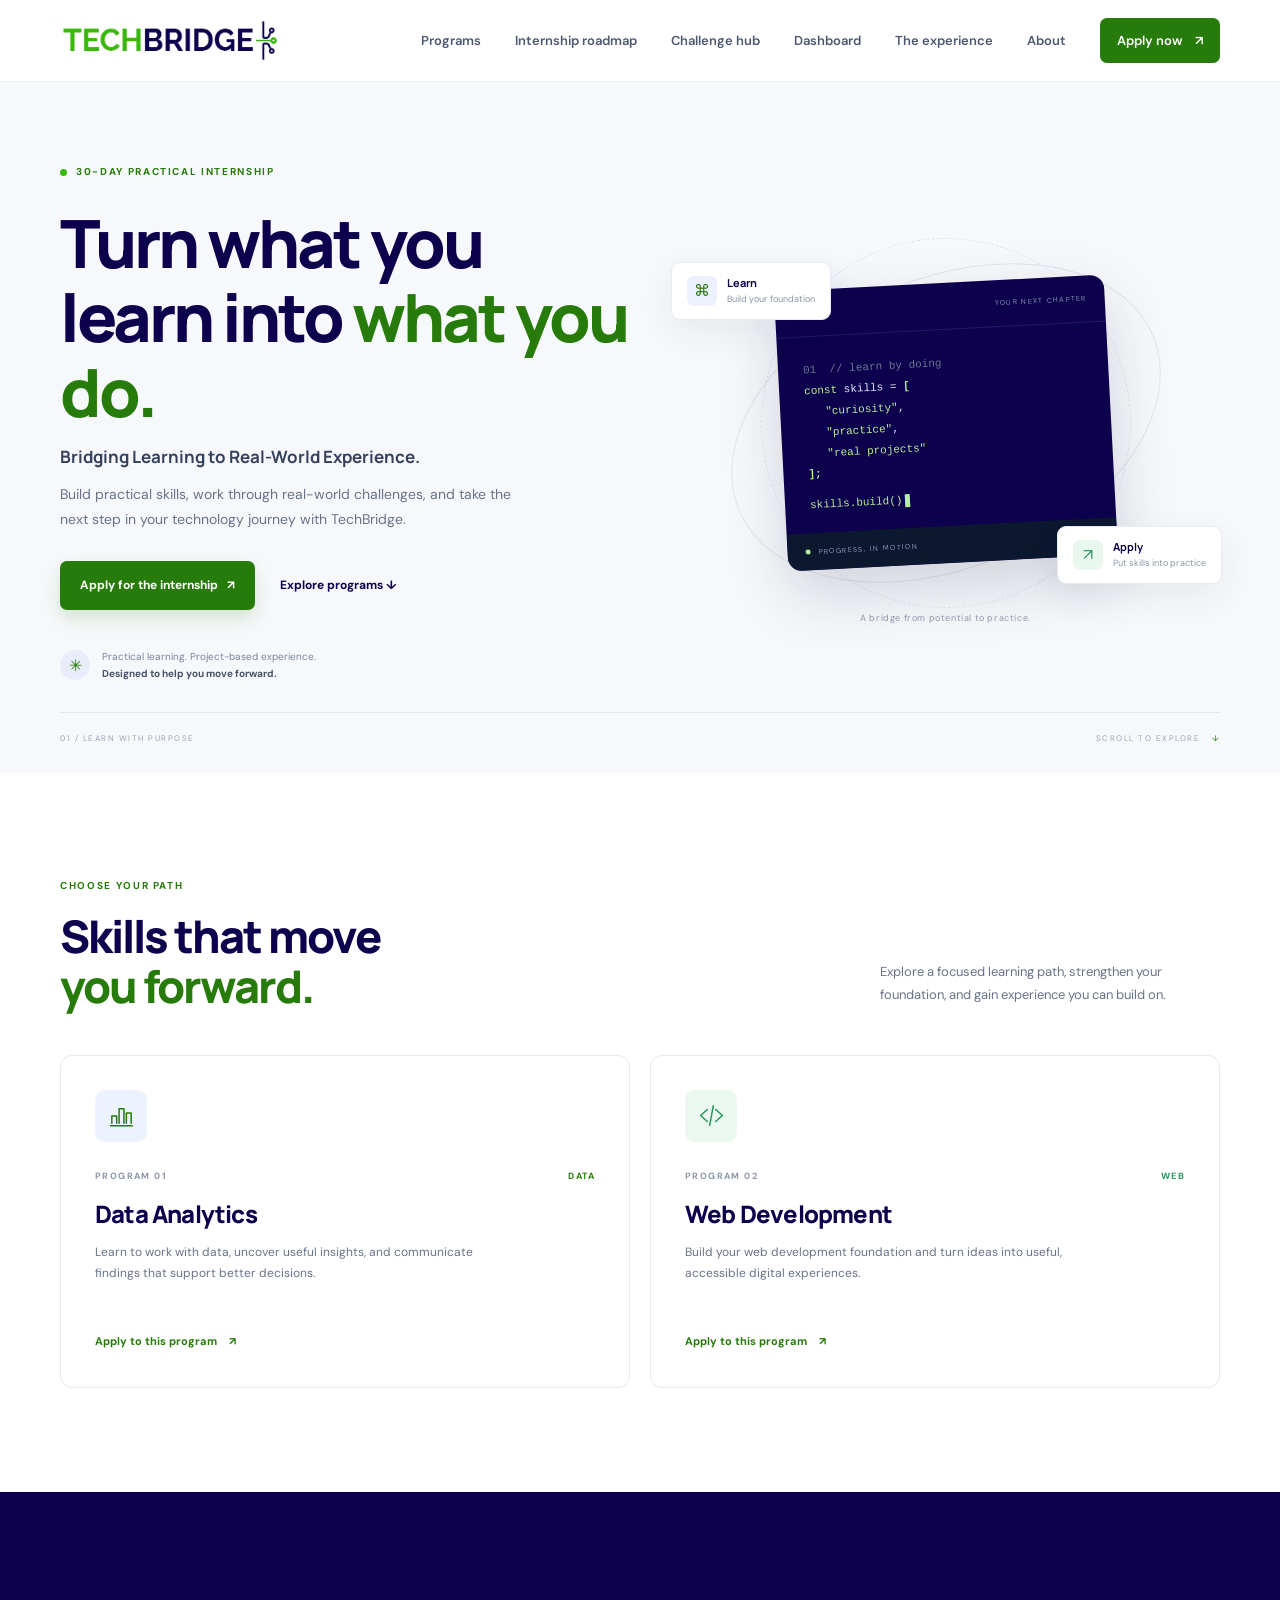
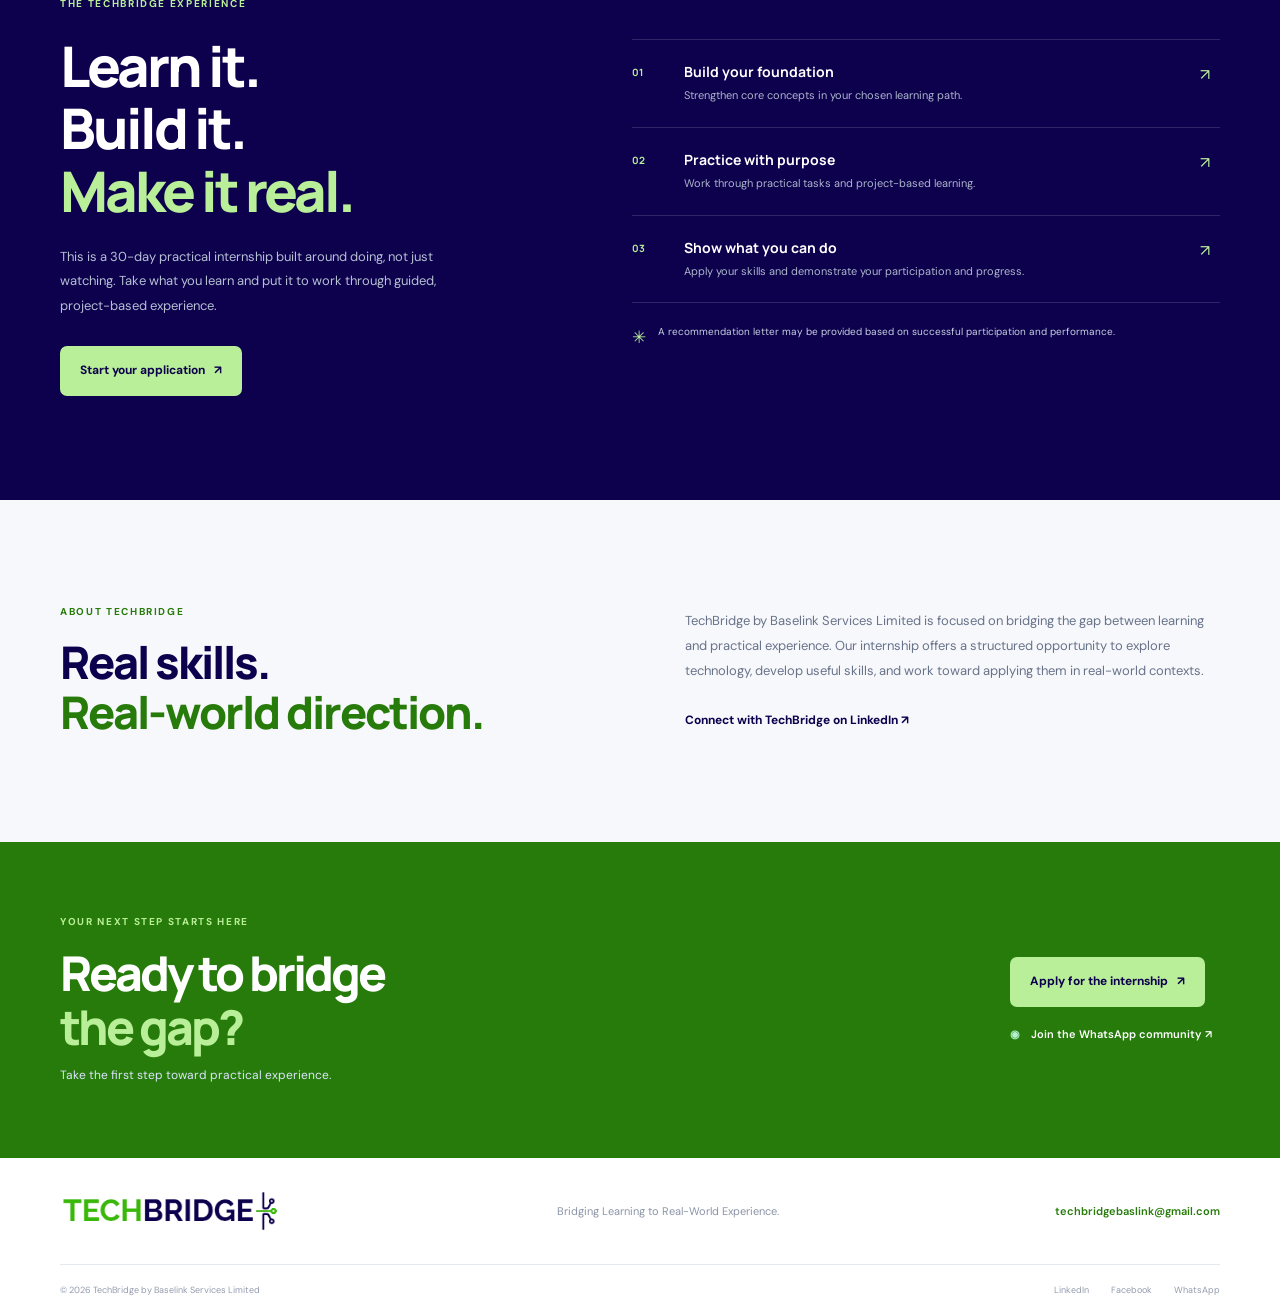
<file: index.html>
<!doctype html>
<html lang="en">
<head>
  <meta charset="utf-8">
  <meta name="viewport" content="width=device-width, initial-scale=1">
  <meta name="theme-color" content="#101d3b">
  <meta name="description" content="TechBridge by Baselink Services Limited bridges learning to real-world experience through practical Data Analytics and Web Development training.">
  <title>TechBridge | Bridging Learning to Real-World Experience</title>
  <link rel="preconnect" href="https://fonts.googleapis.com">
  <link rel="preconnect" href="https://fonts.gstatic.com" crossorigin>
  <link href="https://fonts.googleapis.com/css2?family=DM+Sans:wght@400;500;600;700&family=Manrope:wght@400;500;600;700;800&display=swap" rel="stylesheet">
  <link rel="stylesheet" href="style.css">
</head>
<body>
  <a class="skip-link" href="#main">Skip to content</a>
  <header class="site-header">
    <div class="container nav-wrap">
      <a class="brand" href="#top" aria-label="TechBridge home">
        <img class="brand-logo" src="assets/techbridge-logo.png" width="554" height="107" alt="" decoding="async" loading="eager" fetchpriority="high">
      </a>
      <nav class="main-nav" aria-label="Main navigation">
        <a href="#programs">Programs</a><a href="tasks.html">Internship roadmap</a><a href="challenges.html">Challenge hub</a><a href="dashboard.html">Dashboard</a><a href="#experience">The experience</a><a href="#about">About</a>
        <a class="nav-cta" href="https://forms.gle/8EbdSy5ttGfLZfjv5" target="_blank" rel="noopener">Apply now <span aria-hidden="true">↗</span></a>
      </nav>
      <button class="menu-toggle" aria-label="Toggle navigation" aria-expanded="false"><span></span><span></span></button>
    </div>
  </header>

  <main id="main">
    <section class="hero section" id="top">
      <div class="container hero-grid">
        <div class="hero-copy">
          <div class="eyebrow"><span class="eyebrow-dot"></span> 30-DAY PRACTICAL INTERNSHIP</div>
          <h1>Turn what you<br>learn into <em>what you do.</em></h1>
          <p class="hero-lede">Bridging Learning to Real-World Experience.</p>
          <p class="hero-description">Build practical skills, work through real-world challenges, and take the next step in your technology journey with TechBridge.</p>
          <div class="hero-actions">
            <a class="button button-primary" href="https://forms.gle/8EbdSy5ttGfLZfjv5" target="_blank" rel="noopener">Apply for the internship <span aria-hidden="true">↗</span></a>
            <a class="text-link" href="#programs">Explore programs <span aria-hidden="true">↓</span></a>
          </div>
          <div class="hero-note"><span class="note-icon">✳</span><span>Practical learning. Project-based experience.<br><strong>Designed to help you move forward.</strong></span></div>
        </div>
        <div class="hero-art" aria-label="Illustration representing practical technology learning">
          <div class="art-orbit orbit-one"></div><div class="art-orbit orbit-two"></div>
          <div class="art-card card-main">
            <div class="card-top"><span class="window-dots"><i></i><i></i><i></i></span><span class="code-label">YOUR NEXT CHAPTER</span></div>
            <div class="code-lines"><span class="line muted">01&nbsp; // learn by doing</span><span class="line"><b>const</b> skills = <strong>[</strong></span><span class="line indent"><span class="blue">"curiosity"</span>,</span><span class="line indent"><span class="blue">"practice"</span>,</span><span class="line indent"><span class="blue">"real projects"</span></span><span class="line"><strong>];</strong></span><span class="line spacer-line"></span><span class="line"><b>skills</b><span class="green">.build()</span><span class="cursor"></span></span></div>
            <div class="card-footer"><span class="status-dot"></span> PROGRESS, IN MOTION</div>
          </div>
          <div class="floating-tag tag-top"><span class="tag-icon">⌘</span><span><strong>Learn</strong><small>Build your foundation</small></span></div>
          <div class="floating-tag tag-bottom"><span class="tag-icon tag-icon-green">↗</span><span><strong>Apply</strong><small>Put skills into practice</small></span></div>
          <div class="art-caption">A bridge from potential to practice.</div>
        </div>
      </div>
      <div class="container hero-bottom"><span>01 / LEARN WITH PURPOSE</span><span class="scroll-cue">SCROLL TO EXPLORE <span aria-hidden="true">↓</span></span></div>
    </section>

    <section class="programs section" id="programs">
      <div class="container">
        <div class="section-heading">
          <div><div class="eyebrow">CHOOSE YOUR PATH</div><h2>Skills that move<br><em>you forward.</em></h2></div>
          <p>Explore a focused learning path, strengthen your foundation, and gain experience you can build on.</p>
        </div>
        <div class="program-grid">
          <article class="program-card analytics">
            <div class="program-icon" aria-hidden="true"><svg viewBox="0 0 48 48"><path d="M8 37V25h8v12M20 37V13h8v24M32 37V20h8v17" /><path d="M6 41h36" /></svg></div>
            <div class="program-meta">PROGRAM 01 <span>DATA</span></div>
            <h3>Data Analytics</h3>
            <p>Learn to work with data, uncover useful insights, and communicate findings that support better decisions.</p>
            <a href="https://forms.gle/8EbdSy5ttGfLZfjv5" target="_blank" rel="noopener" class="card-link">Apply to this program <span aria-hidden="true">↗</span></a>
          </article>
          <article class="program-card development">
            <div class="program-icon" aria-hidden="true"><svg viewBox="0 0 48 48"><path d="m17 14-11 10 11 10M31 14l11 10-11 10M27 8l-6 32" /></svg></div>
            <div class="program-meta">PROGRAM 02 <span>WEB</span></div>
            <h3>Web Development</h3>
            <p>Build your web development foundation and turn ideas into useful, accessible digital experiences.</p>
            <a href="https://forms.gle/8EbdSy5ttGfLZfjv5" target="_blank" rel="noopener" class="card-link">Apply to this program <span aria-hidden="true">↗</span></a>
          </article>
        </div>
      </div>
    </section>

    <section class="experience section" id="experience">
      <div class="container experience-grid">
        <div class="experience-copy"><div class="eyebrow eyebrow-light">THE TECHBRIDGE EXPERIENCE</div><h2>Learn it.<br>Build it.<br><em>Make it real.</em></h2><p>This is a 30-day practical internship built around doing, not just watching. Take what you learn and put it to work through guided, project-based experience.</p><a class="button button-light" href="https://forms.gle/8EbdSy5ttGfLZfjv5" target="_blank" rel="noopener">Start your application <span aria-hidden="true">↗</span></a></div>
        <div class="experience-steps">
          <div class="step"><span class="step-number">01</span><div><h3>Build your foundation</h3><p>Strengthen core concepts in your chosen learning path.</p></div><span class="step-symbol">↗</span></div>
          <div class="step"><span class="step-number">02</span><div><h3>Practice with purpose</h3><p>Work through practical tasks and project-based learning.</p></div><span class="step-symbol">↗</span></div>
          <div class="step"><span class="step-number">03</span><div><h3>Show what you can do</h3><p>Apply your skills and demonstrate your participation and progress.</p></div><span class="step-symbol">↗</span></div>
          <div class="outcome-note"><span>✳</span> A recommendation letter may be provided based on successful participation and performance.</div>
        </div>
      </div>
    </section>

    <section class="about section" id="about">
      <div class="container about-grid">
        <div><div class="eyebrow">ABOUT TECHBRIDGE</div><h2>Real skills.<br><em>Real-world direction.</em></h2></div>
        <div class="about-copy"><p>TechBridge by Baselink Services Limited is focused on bridging the gap between learning and practical experience. Our internship offers a structured opportunity to explore technology, develop useful skills, and work toward applying them in real-world contexts.</p><a class="text-link" href="https://www.linkedin.com/company/techbridge-services/" target="_blank" rel="noopener">Connect with TechBridge on LinkedIn <span aria-hidden="true">↗</span></a></div>
      </div>
    </section>

    <section class="cta-section">
      <div class="container cta-inner"><div><div class="eyebrow eyebrow-light">YOUR NEXT STEP STARTS HERE</div><h2>Ready to bridge<br><em>the gap?</em></h2><p>Take the first step toward practical experience.</p></div><div class="cta-actions"><a class="button button-light" href="https://forms.gle/8EbdSy5ttGfLZfjv5" target="_blank" rel="noopener">Apply for the internship <span aria-hidden="true">↗</span></a><a class="community-link" href="https://chat.whatsapp.com/FqpBvYS4oaK32cXDxc8JIS" target="_blank" rel="noopener"><span class="whatsapp-icon">◉</span> Join the WhatsApp community <span aria-hidden="true">↗</span></a></div></div>
    </section>
  </main>

  <footer class="site-footer">
    <div class="container footer-top"><a class="brand brand-footer" href="#top" aria-label="TechBridge home"><img class="brand-logo" src="assets/techbridge-logo.png" width="554" height="107" alt="" decoding="async" loading="lazy"></a><p>Bridging Learning to Real-World Experience.</p><a class="email-link" href="mailto:techbridgebaslink@gmail.com">techbridgebaslink@gmail.com</a></div>
    <div class="container footer-bottom"><span>© <span id="year">2026</span> TechBridge by Baselink Services Limited</span><div class="social-links"><a href="https://www.linkedin.com/company/techbridge-services/" target="_blank" rel="noopener">LinkedIn</a><a href="https://www.facebook.com/p/Baselink-Services-100066771475783/" target="_blank" rel="noopener">Facebook</a><a href="https://chat.whatsapp.com/FqpBvYS4oaK32cXDxc8JIS" target="_blank" rel="noopener">WhatsApp</a></div></div>
  </footer>
  <script>
    const toggle = document.querySelector('.menu-toggle');
    const nav = document.querySelector('.main-nav');
    toggle.addEventListener('click', () => {
      const expanded = toggle.getAttribute('aria-expanded') === 'true';
      toggle.setAttribute('aria-expanded', String(!expanded));
      nav.classList.toggle('is-open', !expanded);
    });
    nav.querySelectorAll('a').forEach(link => link.addEventListener('click', () => {
      nav.classList.remove('is-open');
      toggle.setAttribute('aria-expanded', 'false');
    }));
  </script>
</body>
</html>
</file>
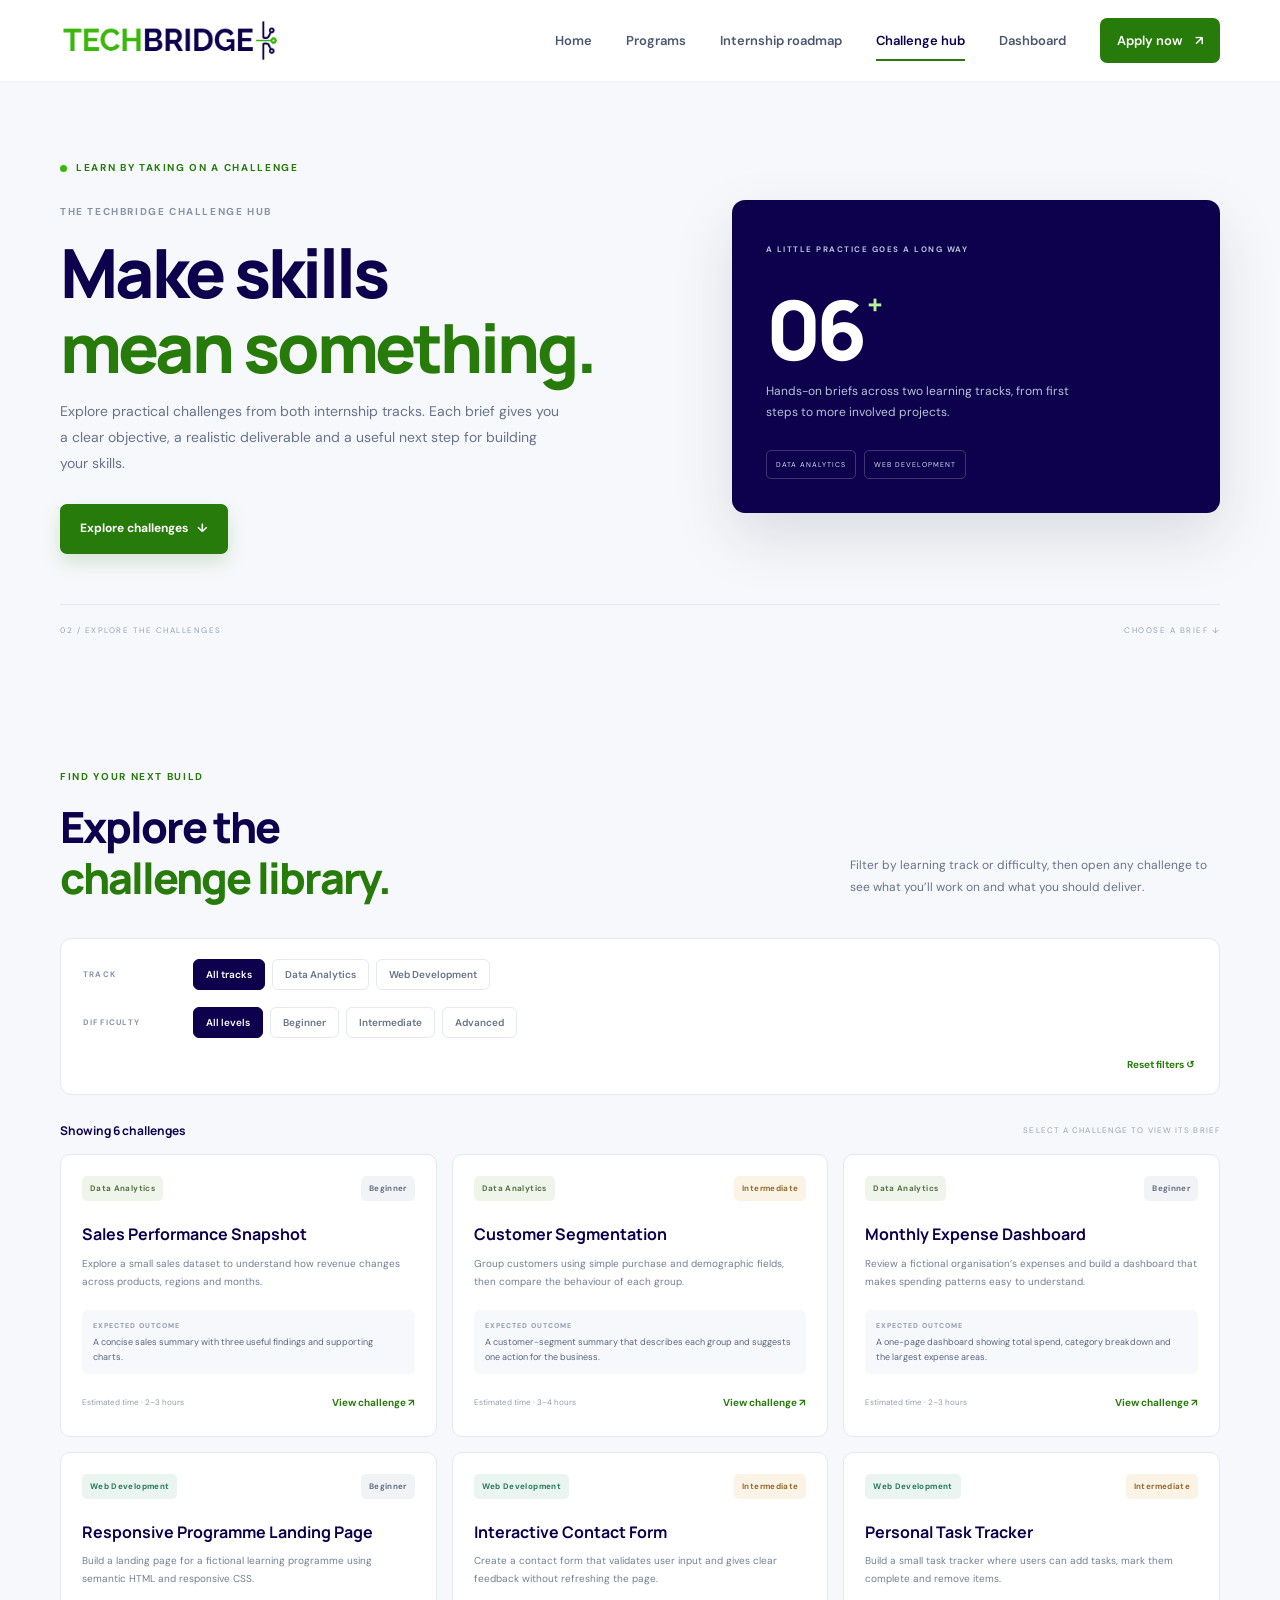
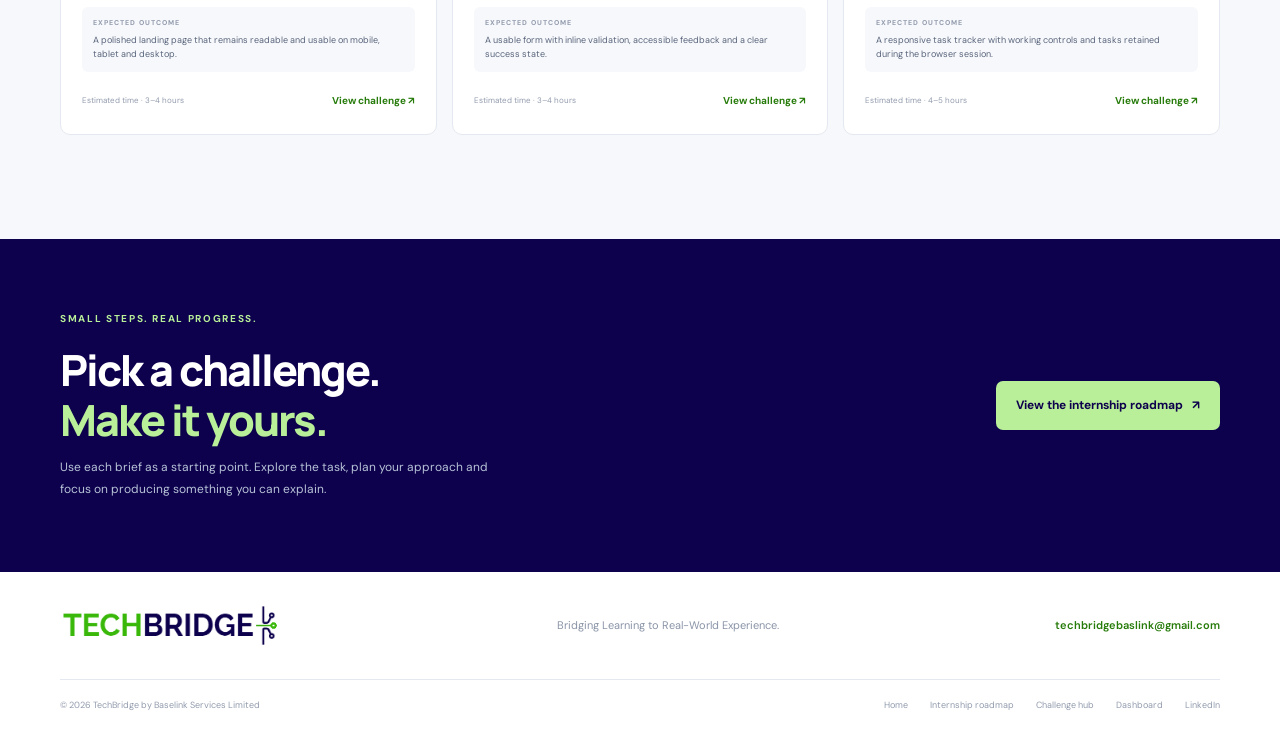
<file: challenges.html>
<!doctype html>
<html lang="en">
<head>
  <meta charset="utf-8">
  <meta name="viewport" content="width=device-width, initial-scale=1">
  <meta name="theme-color" content="#0d004d">
  <meta name="description" content="Explore practical Data Analytics and Web Development challenges from the TechBridge internship.">
  <title>Challenge Hub | TechBridge</title>
  <link rel="preconnect" href="https://fonts.googleapis.com">
  <link rel="preconnect" href="https://fonts.gstatic.com" crossorigin>
  <link href="https://fonts.googleapis.com/css2?family=DM+Sans:wght@400;500;600;700&family=Manrope:wght@400;500;600;700;800&display=swap" rel="stylesheet">
  <link rel="stylesheet" href="style.css">
  <link rel="stylesheet" href="challenges.css">
  <script src="challenges.js" defer></script>
</head>
<body class="challenges-page">
  <a class="skip-link" href="#main">Skip to content</a>
  <header class="site-header">
    <div class="container nav-wrap">
      <a class="brand" href="index.html#top" aria-label="TechBridge home"><img class="brand-logo" src="assets/techbridge-logo.png" width="554" height="107" alt="TechBridge" decoding="async"></a>
      <nav class="main-nav" aria-label="Main navigation">
        <a href="index.html#top">Home</a><a href="index.html#programs">Programs</a><a href="tasks.html">Internship roadmap</a><a class="active-link" href="challenges.html" aria-current="page">Challenge hub</a><a href="dashboard.html">Dashboard</a>
        <a class="nav-cta" href="https://forms.gle/8EbdSy5ttGfLZfjv5" target="_blank" rel="noopener">Apply now <span aria-hidden="true">↗</span></a>
      </nav>
      <button class="menu-toggle" type="button" aria-label="Toggle navigation" aria-expanded="false"><span></span><span></span></button>
    </div>
  </header>
  <main id="main">
    <section class="challenge-hero">
      <div class="container challenge-hero-grid">
        <div>
          <div class="eyebrow"><span class="eyebrow-dot"></span> LEARN BY TAKING ON A CHALLENGE</div>
          <p class="challenge-kicker">THE TECHBRIDGE CHALLENGE HUB</p>
          <h1>Make skills<br><em>mean something.</em></h1>
          <p class="challenge-lede">Explore practical challenges from both internship tracks. Each brief gives you a clear objective, a realistic deliverable and a useful next step for building your skills.</p>
          <a class="button button-primary" href="#challenge-browser">Explore challenges <span aria-hidden="true">↓</span></a>
        </div>
        <aside class="challenge-overview">
          <span class="overview-label">A LITTLE PRACTICE GOES A LONG WAY</span>
          <strong>06<span>+</span></strong>
          <p>Hands-on briefs across two learning tracks, from first steps to more involved projects.</p>
          <div class="overview-tags"><span>DATA ANALYTICS</span><span>WEB DEVELOPMENT</span></div>
        </aside>
      </div>
      <div class="container hero-bottom"><span>02 / EXPLORE THE CHALLENGES</span><span>CHOOSE A BRIEF <span aria-hidden="true">↓</span></span></div>
    </section>

    <section class="challenge-section section" id="challenge-browser">
      <div class="container">
        <div class="challenge-heading">
          <div><div class="eyebrow">FIND YOUR NEXT BUILD</div><h2>Explore the<br><em>challenge library.</em></h2></div>
          <p>Filter by learning track or difficulty, then open any challenge to see what you’ll work on and what you should deliver.</p>
        </div>
        <div class="challenge-controls" aria-label="Challenge filters">
          <div class="filter-group">
            <span class="filter-label" id="track-filter-label">TRACK</span>
            <div class="filter-options" role="group" aria-labelledby="track-filter-label">
              <button class="filter-button is-active" type="button" data-filter="track" data-value="all" aria-pressed="true">All tracks</button>
              <button class="filter-button" type="button" data-filter="track" data-value="data" aria-pressed="false">Data Analytics</button>
              <button class="filter-button" type="button" data-filter="track" data-value="web" aria-pressed="false">Web Development</button>
            </div>
          </div>
          <div class="filter-group">
            <span class="filter-label" id="difficulty-filter-label">DIFFICULTY</span>
            <div class="filter-options" role="group" aria-labelledby="difficulty-filter-label">
              <button class="filter-button is-active" type="button" data-filter="difficulty" data-value="all" aria-pressed="true">All levels</button>
              <button class="filter-button" type="button" data-filter="difficulty" data-value="Beginner" aria-pressed="false">Beginner</button>
              <button class="filter-button" type="button" data-filter="difficulty" data-value="Intermediate" aria-pressed="false">Intermediate</button>
              <button class="filter-button" type="button" data-filter="difficulty" data-value="Advanced" aria-pressed="false">Advanced</button>
            </div>
          </div>
          <button class="reset-filters" id="reset-filters" type="button">Reset filters <span aria-hidden="true">↺</span></button>
        </div>
        <div class="results-bar"><p id="results-count" aria-live="polite">Showing 6 challenges</p><span>SELECT A CHALLENGE TO VIEW ITS BRIEF</span></div>
        <div class="challenge-grid" id="challenge-grid" aria-live="polite"></div>
        <p class="no-results" id="no-results" hidden>No challenges match those filters. Try another combination.</p>
      </div>
    </section>

    <section class="challenge-bottom">
      <div class="container challenge-bottom-inner">
        <div><div class="eyebrow eyebrow-light">SMALL STEPS. REAL PROGRESS.</div><h2>Pick a challenge.<br><em>Make it yours.</em></h2><p>Use each brief as a starting point. Explore the task, plan your approach and focus on producing something you can explain.</p></div>
        <a class="button button-light" href="tasks.html">View the internship roadmap <span aria-hidden="true">↗</span></a>
      </div>
    </section>
  </main>
  <dialog class="challenge-dialog" id="challenge-dialog" aria-labelledby="dialog-title">
    <div class="dialog-header"><span class="dialog-eyebrow">CHALLENGE BRIEF</span><button class="dialog-close" type="button" aria-label="Close challenge details">×</button></div>
    <div class="dialog-content" id="dialog-content"></div>
  </dialog>
  <footer class="site-footer">
    <div class="container footer-top"><a class="brand brand-footer" href="index.html#top" aria-label="TechBridge home"><img class="brand-logo" src="assets/techbridge-logo.png" width="554" height="107" alt="TechBridge" decoding="async" loading="lazy"></a><p>Bridging Learning to Real-World Experience.</p><a class="email-link" href="mailto:techbridgebaslink@gmail.com">techbridgebaslink@gmail.com</a></div>
    <div class="container footer-bottom"><span>© 2026 TechBridge by Baselink Services Limited</span><div class="social-links"><a href="index.html#top">Home</a><a href="tasks.html">Internship roadmap</a><a href="challenges.html" aria-current="page">Challenge hub</a><a href="dashboard.html">Dashboard</a><a href="https://www.linkedin.com/company/techbridge-services/" target="_blank" rel="noopener">LinkedIn</a></div></div>
  </footer>
</body>
</html>
</file>
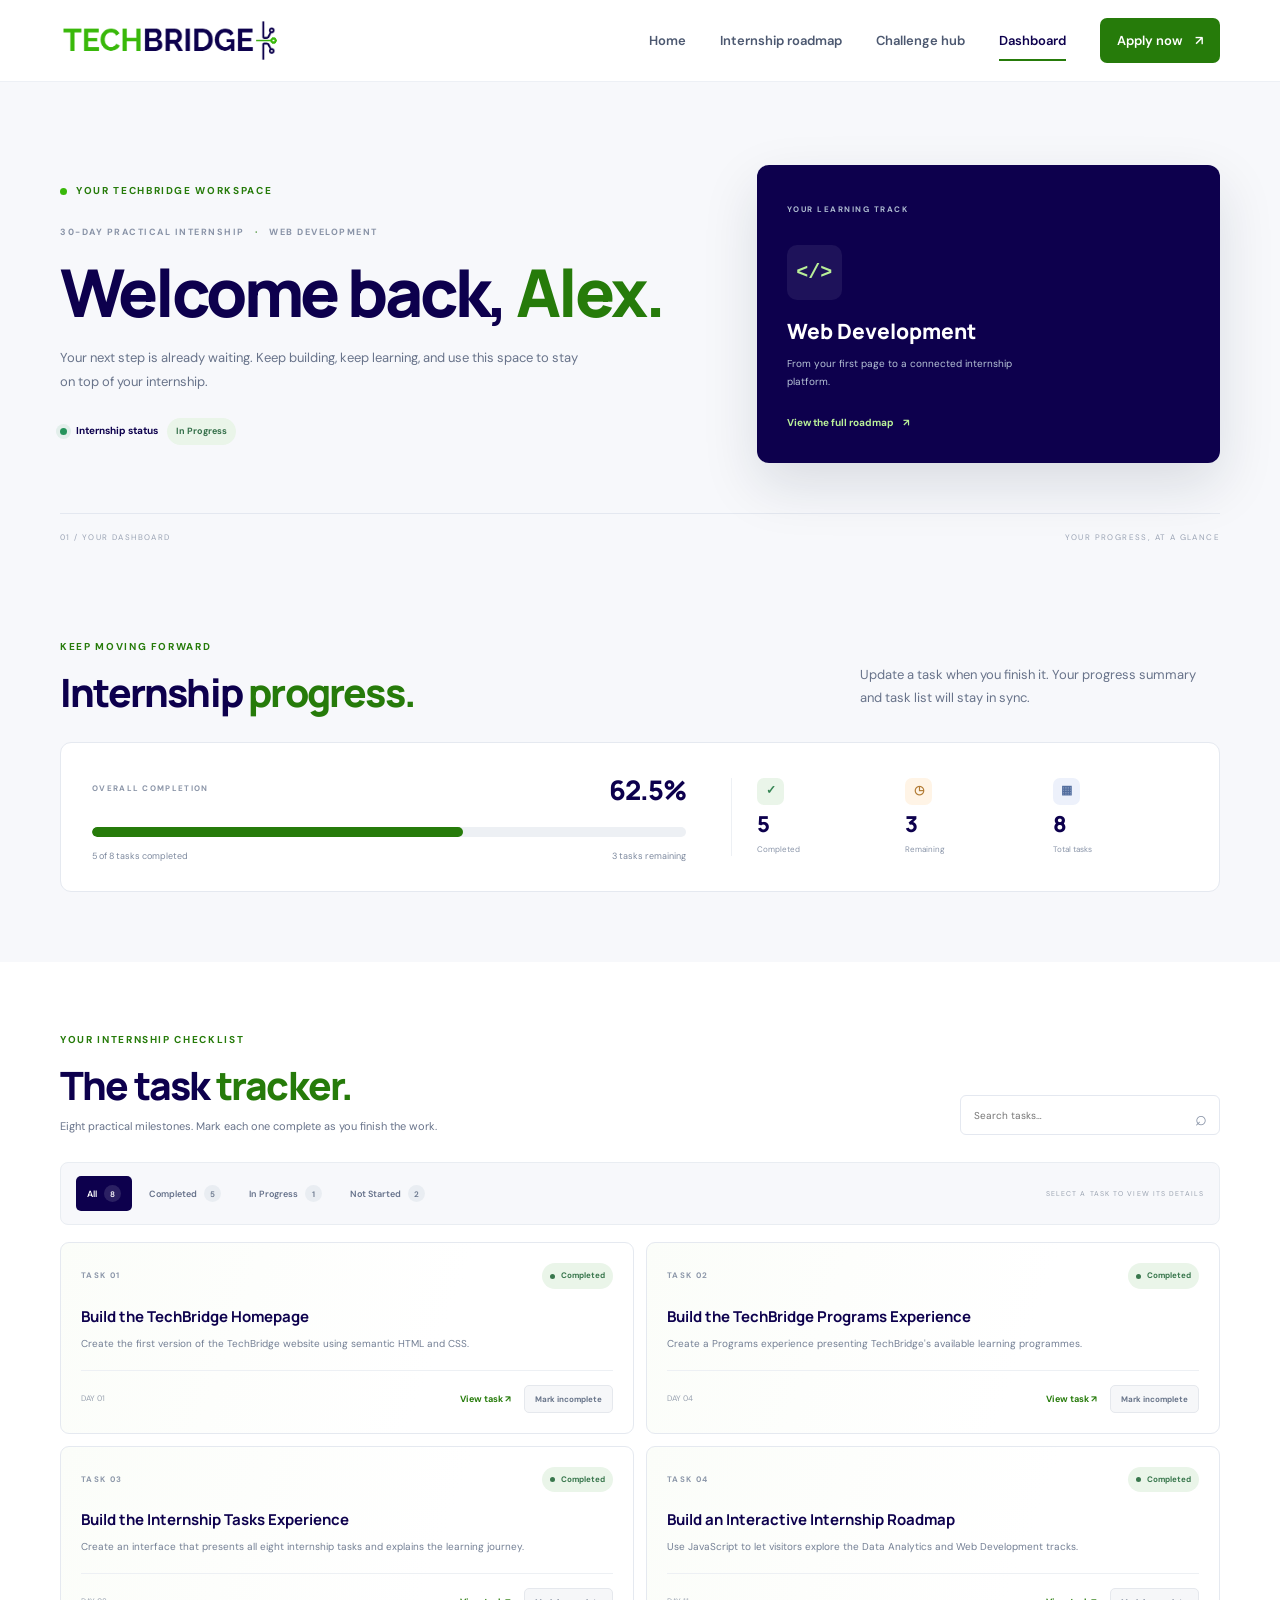
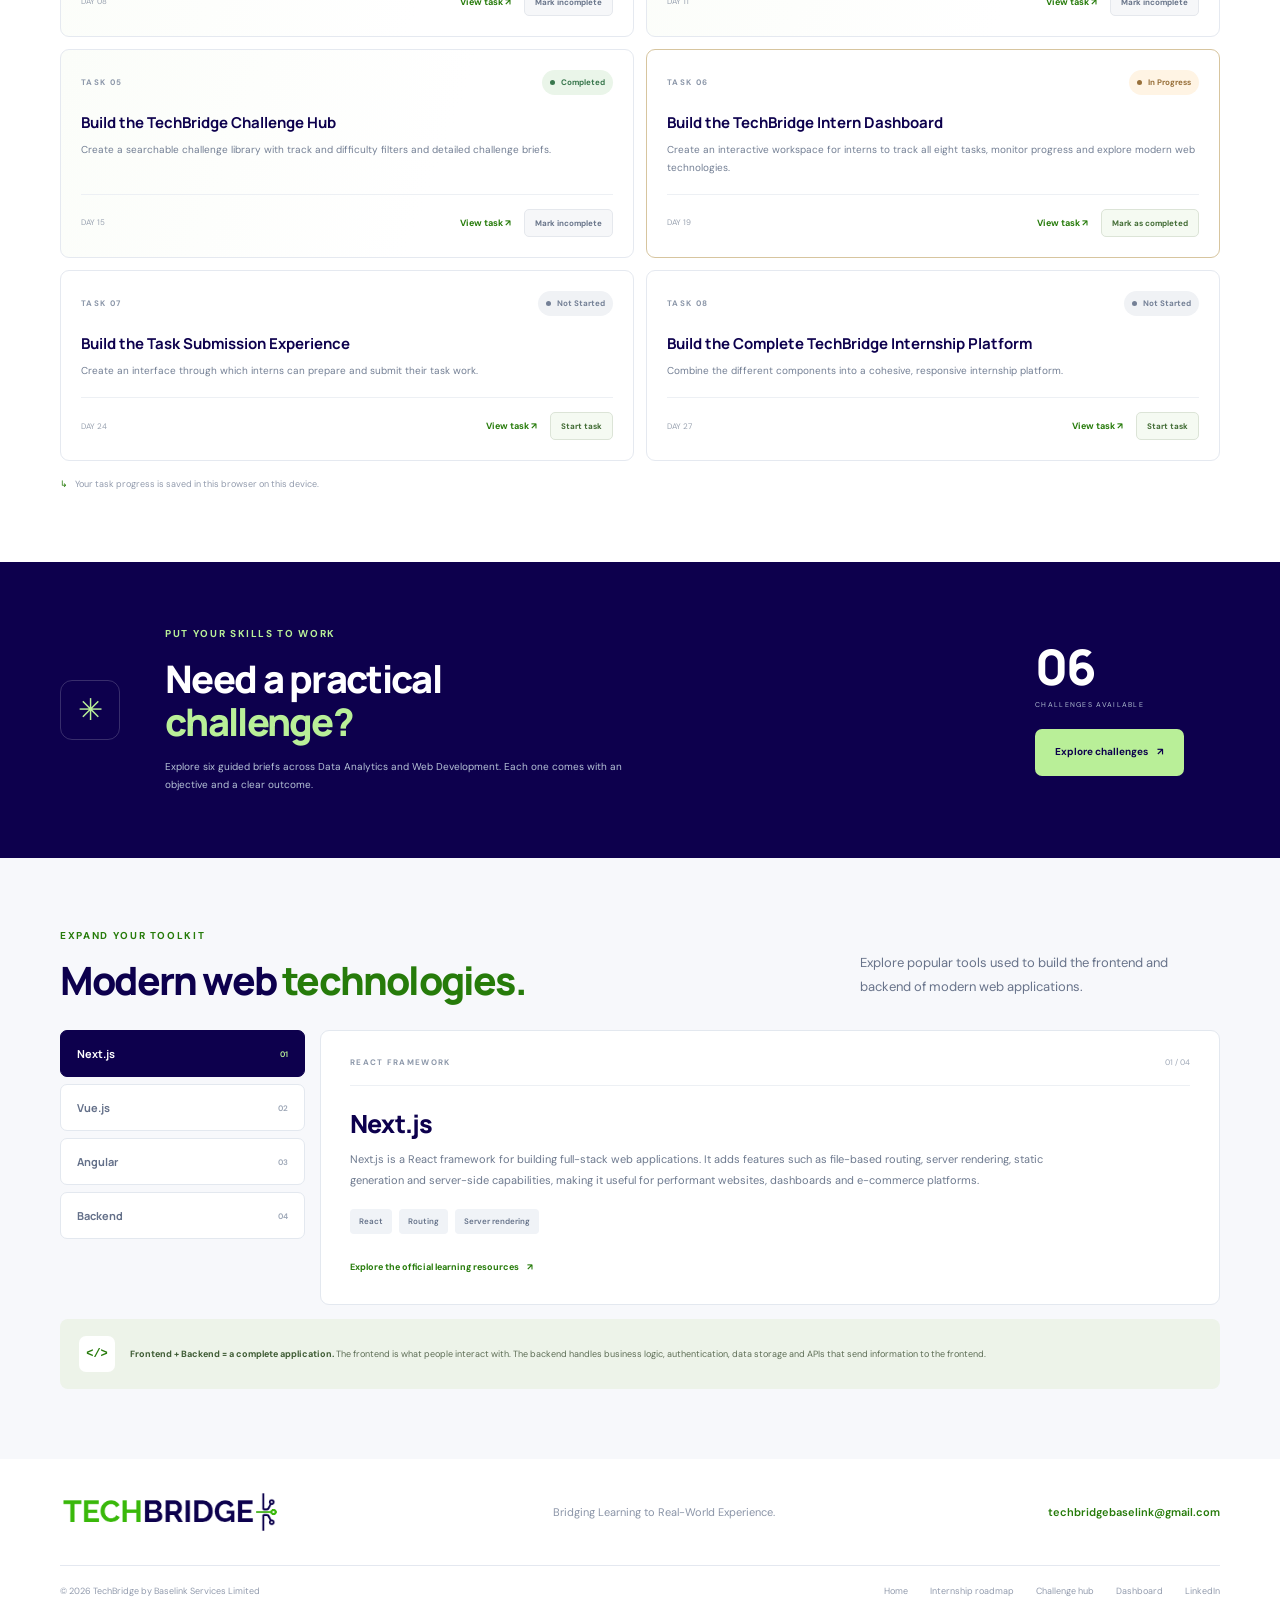
<file: dashboard.html>
<!doctype html>
<html lang="en">
<head>
  <meta charset="utf-8">
  <meta name="viewport" content="width=device-width, initial-scale=1">
  <meta name="theme-color" content="#101d3b">
  <meta name="description" content="Track your TechBridge internship tasks, progress and learning journey.">
  <title>Intern Dashboard | TechBridge</title>
  <link rel="preconnect" href="https://fonts.googleapis.com">
  <link rel="preconnect" href="https://fonts.gstatic.com" crossorigin>
  <link href="https://fonts.googleapis.com/css2?family=DM+Sans:wght@400;500;600;700&family=Manrope:wght@400;500;600;700;800&display=swap" rel="stylesheet">
  <link rel="stylesheet" href="style.css">
  <link rel="stylesheet" href="dashboard.css">
  <script src="dashboard.js" defer></script>
</head>
<body class="dashboard-page">
  <a class="skip-link" href="#main">Skip to content</a>
  <header class="site-header">
    <div class="container nav-wrap">
      <a class="brand" href="index.html#top" aria-label="TechBridge home"><img class="brand-logo" src="assets/techbridge-logo.png" width="554" height="107" alt="TechBridge" decoding="async"></a>
      <nav class="main-nav" aria-label="Main navigation">
        <a href="index.html#top">Home</a>
        <a href="tasks.html">Internship roadmap</a>
        <a href="challenges.html">Challenge hub</a>
        <a class="active-link" href="dashboard.html" aria-current="page">Dashboard</a>
        <a class="nav-cta" href="https://forms.gle/8EbdSy5ttGfLZfjv5" target="_blank" rel="noopener">Apply now <span aria-hidden="true">↗</span></a>
      </nav>
      <button class="menu-toggle" type="button" aria-label="Toggle navigation" aria-expanded="false"><span></span><span></span></button>
    </div>
  </header>

  <main id="main" class="dashboard-main">
    <section class="dashboard-welcome">
      <div class="container welcome-inner">
        <div class="welcome-copy">
          <div class="eyebrow"><span class="eyebrow-dot"></span> YOUR TECHBRIDGE WORKSPACE</div>
          <p class="welcome-date">30-DAY PRACTICAL INTERNSHIP <span>·</span> WEB DEVELOPMENT</p>
          <h1>Welcome back, <em>Alex.</em></h1>
          <p class="welcome-description">Your next step is already waiting. Keep building, keep learning, and use this space to stay on top of your internship.</p>
          <div class="welcome-meta"><span class="status-indicator"></span><strong>Internship status</strong><span class="status-pill">In Progress</span></div>
        </div>
        <aside class="welcome-aside">
          <span class="aside-label">YOUR LEARNING TRACK</span>
          <div class="track-mark" aria-hidden="true">&lt;/&gt;</div>
          <h2>Web Development</h2>
          <p>From your first page to a connected internship platform.</p>
          <a href="tasks.html" class="aside-link">View the full roadmap <span aria-hidden="true">↗</span></a>
        </aside>
      </div>
      <div class="container welcome-foot"><span>01 / YOUR DASHBOARD</span><span>YOUR PROGRESS, AT A GLANCE</span></div>
    </section>

    <section class="progress-section section" aria-labelledby="progress-title">
      <div class="container">
        <div class="section-heading dashboard-section-heading">
          <div><div class="eyebrow">KEEP MOVING FORWARD</div><h2 id="progress-title">Internship <em>progress.</em></h2></div>
          <p>Update a task when you finish it. Your progress summary and task list will stay in sync.</p>
        </div>
        <div class="progress-panel">
          <div class="progress-main">
            <div class="progress-copy"><span class="panel-label">OVERALL COMPLETION</span><strong id="progress-percent">62.5%</strong></div>
            <div class="progress-track" id="progress-track" role="progressbar" aria-label="Internship task completion" aria-valuemin="0" aria-valuemax="8" aria-valuenow="5"><span id="progress-fill"></span></div>
            <div class="progress-caption"><span id="progress-fraction">5 of 8 tasks completed</span><span id="progress-next">3 tasks remaining</span></div>
          </div>
          <div class="progress-stats">
            <div class="progress-stat"><span class="stat-icon completed-icon">✓</span><strong id="completed-count">5</strong><small>Completed</small></div>
            <div class="progress-stat"><span class="stat-icon remaining-icon">◷</span><strong id="remaining-count">3</strong><small>Remaining</small></div>
            <div class="progress-stat"><span class="stat-icon total-icon">▦</span><strong id="total-count">8</strong><small>Total tasks</small></div>
          </div>
        </div>
      </div>
    </section>

    <section class="tracker-section section" id="task-tracker" aria-labelledby="tracker-title">
      <div class="container">
        <div class="tracker-heading">
          <div><div class="eyebrow">YOUR INTERNSHIP CHECKLIST</div><h2 id="tracker-title">The task <em>tracker.</em></h2><p>Eight practical milestones. Mark each one complete as you finish the work.</p></div>
          <label class="task-search"><span class="sr-only">Search tasks</span><input id="task-search" type="search" placeholder="Search tasks…" autocomplete="off"><span aria-hidden="true">⌕</span></label>
        </div>
        <div class="tracker-toolbar">
          <div class="task-filters" role="group" aria-label="Filter tasks by status">
            <button class="task-filter is-active" type="button" data-status="all" aria-pressed="true">All <span id="filter-all-count">8</span></button>
            <button class="task-filter" type="button" data-status="completed" aria-pressed="false">Completed <span id="filter-completed-count">5</span></button>
            <button class="task-filter" type="button" data-status="in-progress" aria-pressed="false">In Progress <span id="filter-progress-count">1</span></button>
            <button class="task-filter" type="button" data-status="not-started" aria-pressed="false">Not Started <span id="filter-not-started-count">2</span></button>
          </div>
          <span class="tracker-hint">SELECT A TASK TO VIEW ITS DETAILS</span>
        </div>
        <div class="task-dashboard-grid" id="dashboard-task-list" aria-live="polite"></div>
        <p class="empty-tasks" id="empty-tasks" hidden>No tasks match your search and filter.</p>
        <p class="storage-note"><span aria-hidden="true">↳</span> Your task progress is saved in this browser on this device.</p>
      </div>
    </section>

    <section class="challenge-promo">
      <div class="container challenge-promo-inner">
        <div class="promo-symbol" aria-hidden="true">✳</div>
        <div class="promo-copy"><div class="eyebrow eyebrow-light">PUT YOUR SKILLS TO WORK</div><h2>Need a practical<br><em>challenge?</em></h2><p>Explore six guided briefs across Data Analytics and Web Development. Each one comes with an objective and a clear outcome.</p></div>
        <div class="promo-action"><strong>06</strong><span>CHALLENGES AVAILABLE</span><a class="button button-light" href="challenges.html">Explore challenges <span aria-hidden="true">↗</span></a></div>
      </div>
    </section>

    <section class="technology-section section" id="technology-explorer">
      <div class="container">
        <div class="section-heading dashboard-section-heading">
          <div><div class="eyebrow">EXPAND YOUR TOOLKIT</div><h2>Modern web <em>technologies.</em></h2></div>
          <p>Explore popular tools used to build the frontend and backend of modern web applications.</p>
        </div>
        <div class="technology-explorer">
          <div class="technology-tabs" role="tablist" aria-label="Explore web technologies">
            <button class="technology-tab is-active" type="button" role="tab" id="tech-tab-next" aria-selected="true" aria-controls="technology-content" data-tech="next">Next.js <span>01</span></button>
            <button class="technology-tab" type="button" role="tab" id="tech-tab-vue" aria-selected="false" aria-controls="technology-content" data-tech="vue">Vue.js <span>02</span></button>
            <button class="technology-tab" type="button" role="tab" id="tech-tab-angular" aria-selected="false" aria-controls="technology-content" data-tech="angular">Angular <span>03</span></button>
            <button class="technology-tab" type="button" role="tab" id="tech-tab-backend" aria-selected="false" aria-controls="technology-content" data-tech="backend">Backend <span>04</span></button>
          </div>
          <article class="technology-content" id="technology-content" role="tabpanel" aria-labelledby="tech-tab-next" tabindex="0">
            <div class="technology-content-top"><span id="technology-category">REACT FRAMEWORK</span><span class="technology-number" id="technology-number">01 / 04</span></div>
            <div class="technology-detail" id="technology-detail">
              <h3>Next.js</h3>
              <p>Next.js is a React framework for building full-stack web applications. It adds features such as file-based routing, server rendering, static generation and server-side capabilities, making it useful for performant websites, dashboards and e-commerce platforms.</p>
              <div class="technology-tags"><span>React</span><span>Routing</span><span>Server rendering</span></div>
              <a class="technology-learn" href="https://nextjs.org/learn" target="_blank" rel="noopener">Explore the official learning resources <span aria-hidden="true">↗</span></a>
            </div>
          </article>
        </div>
        <div class="backend-note"><span class="backend-note-icon">&lt;/&gt;</span><p><strong>Frontend + Backend = a complete application.</strong> The frontend is what people interact with. The backend handles business logic, authentication, data storage and APIs that send information to the frontend.</p></div>
      </div>
    </section>
  </main>

  <dialog class="task-dialog" id="task-dialog" aria-labelledby="task-dialog-title">
    <div class="task-dialog-header"><span class="dialog-eyebrow">INTERNSHIP TASK DETAILS</span><button class="dialog-close" id="task-dialog-close" type="button" aria-label="Close task details">×</button></div>
    <div class="task-dialog-content" id="task-dialog-content"></div>
  </dialog>

  <footer class="site-footer">
    <div class="container footer-top"><a class="brand brand-footer" href="index.html#top" aria-label="TechBridge home"><img class="brand-logo" src="assets/techbridge-logo.png" width="554" height="107" alt="TechBridge" decoding="async" loading="lazy"></a><p>Bridging Learning to Real-World Experience.</p><a class="email-link" href="mailto:techbridgebaselink@gmail.com">techbridgebaselink@gmail.com</a></div>
    <div class="container footer-bottom"><span>© 2026 TechBridge by Baselink Services Limited</span><div class="social-links"><a href="index.html#top">Home</a><a href="tasks.html">Internship roadmap</a><a href="challenges.html">Challenge hub</a><a href="dashboard.html" aria-current="page">Dashboard</a><a href="https://www.linkedin.com/company/techbridge-services/" target="_blank" rel="noopener">LinkedIn</a></div></div>
  </footer>
</body>
</html>
</file>
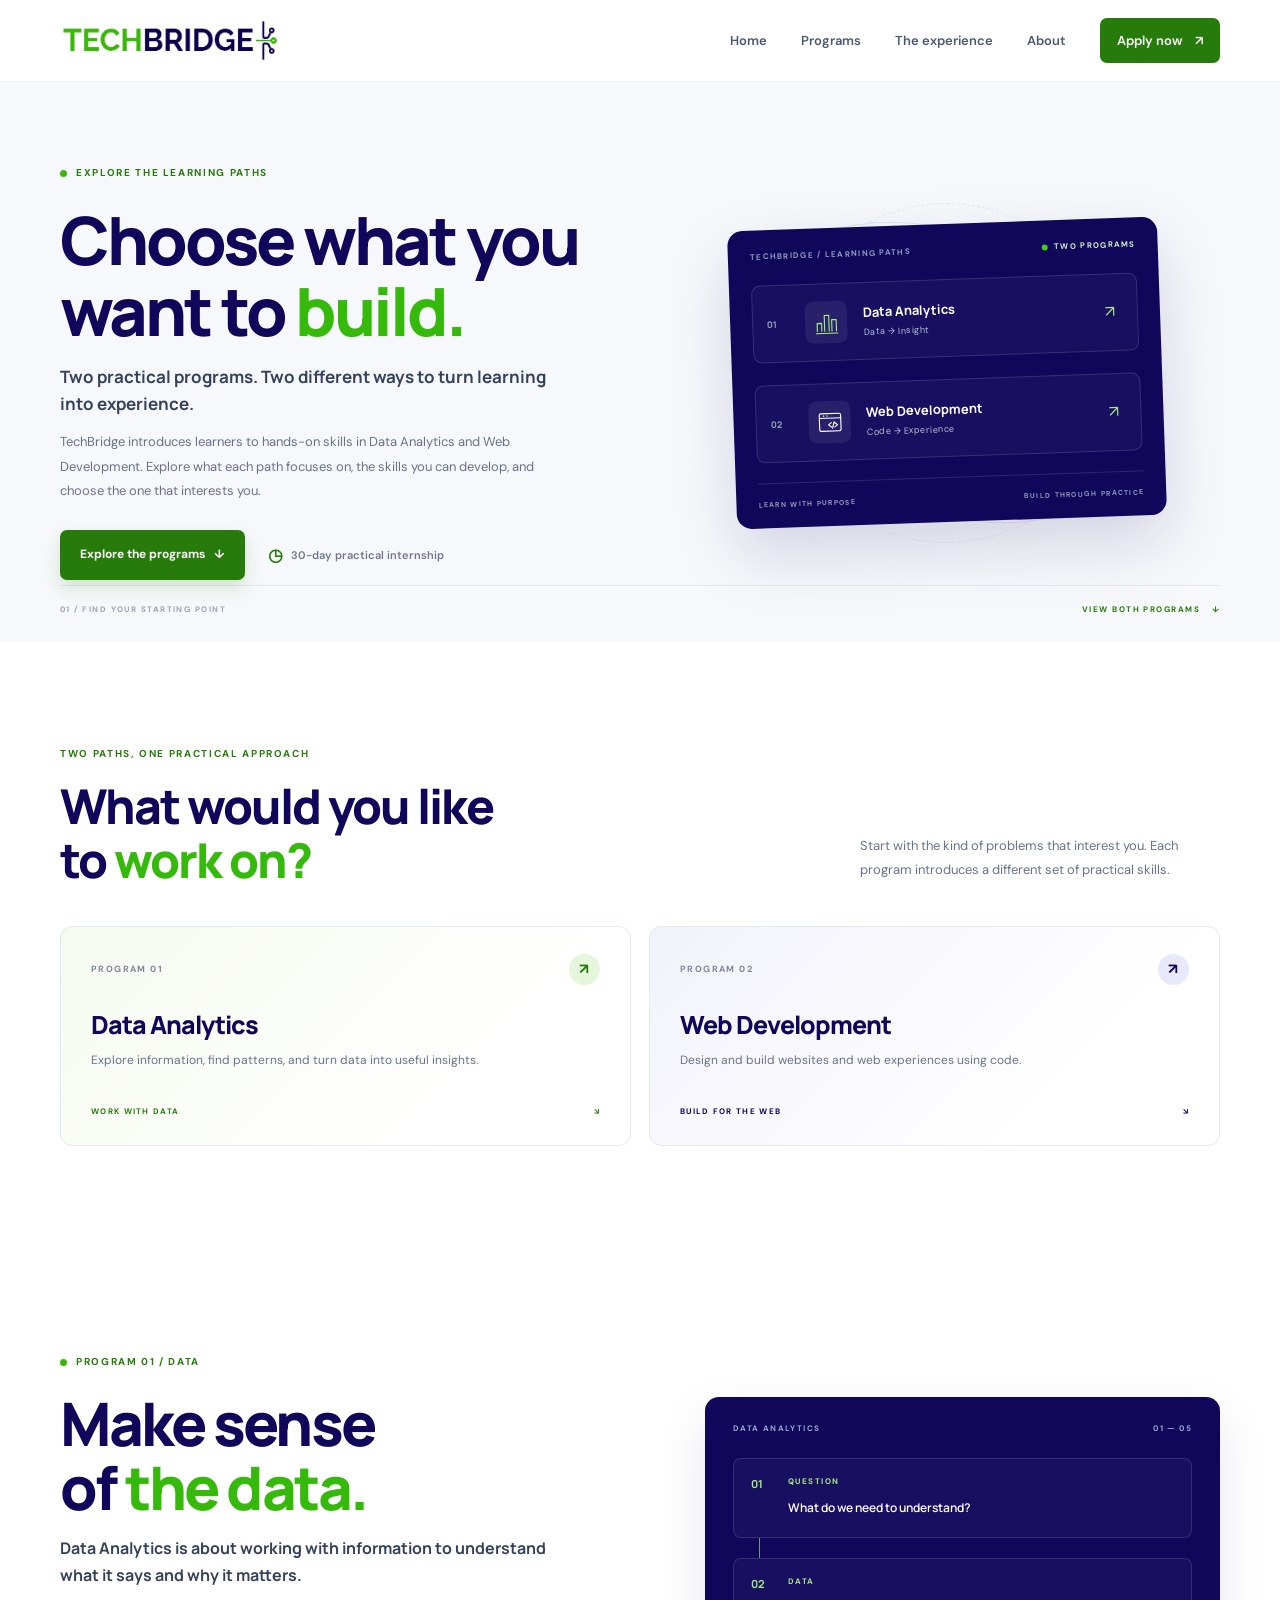
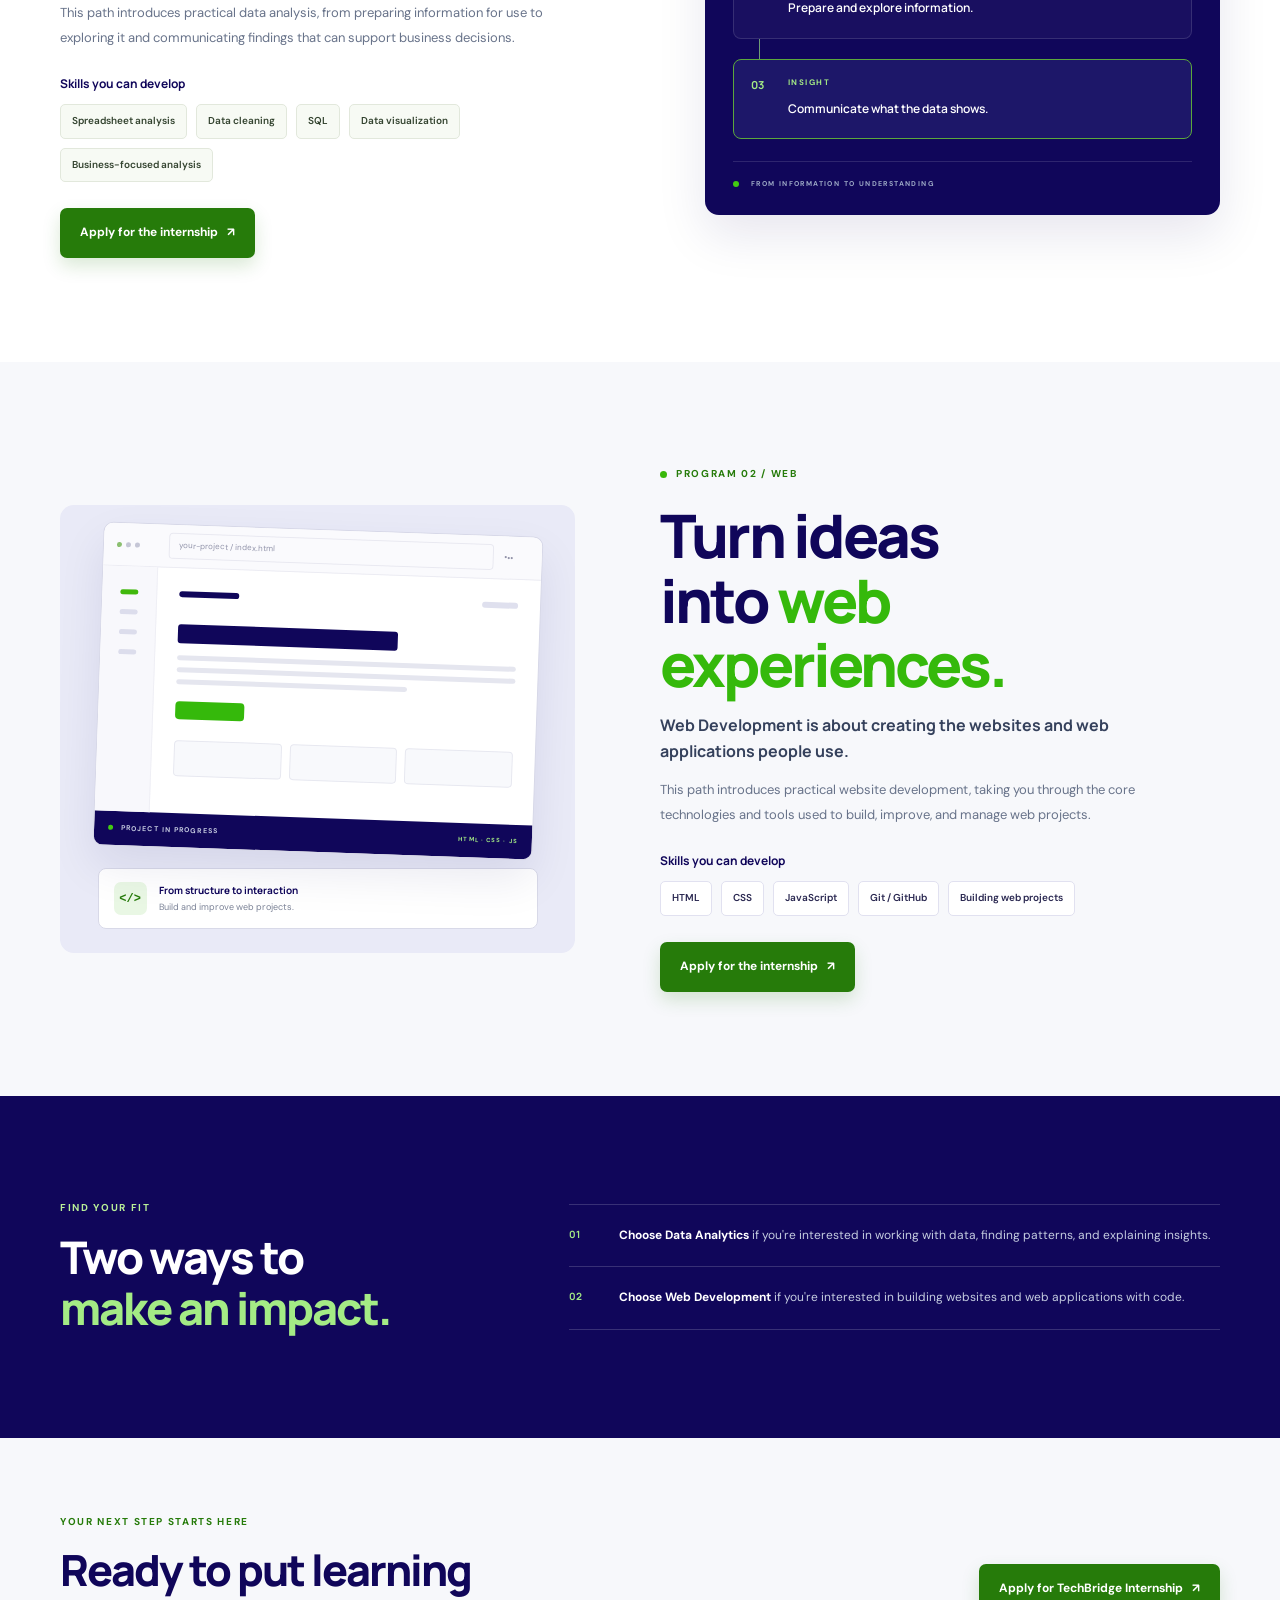
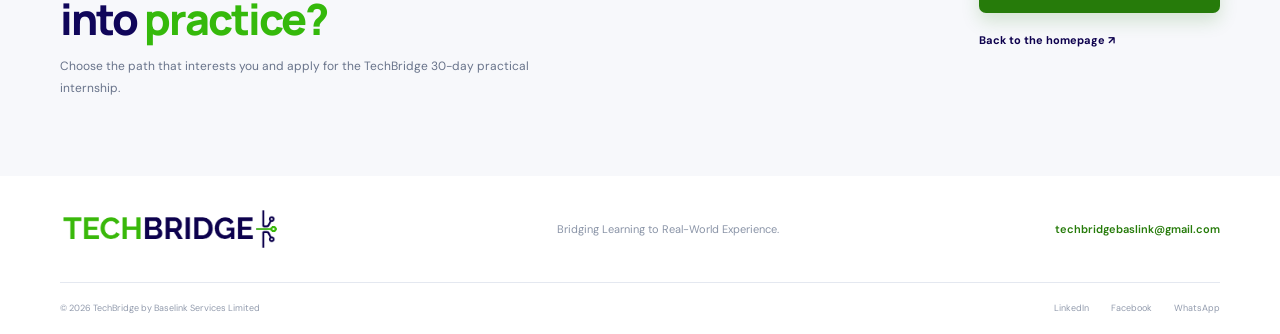
<file: programs.html>
<!doctype html>
<html lang="en">
<head>
  <meta charset="utf-8">
  <meta name="viewport" content="width=device-width, initial-scale=1">
  <meta name="theme-color" content="#10065a">
  <meta name="description" content="Explore TechBridge's practical Data Analytics and Web Development programs, the skills you can build, and how to apply for the internship.">
  <title>Programs | TechBridge</title>
  <link rel="preconnect" href="https://fonts.googleapis.com">
  <link rel="preconnect" href="https://fonts.gstatic.com" crossorigin>
  <link href="https://fonts.googleapis.com/css2?family=DM+Sans:wght@400;500;600;700&family=Manrope:wght@400;500;600;700;800&display=swap" rel="stylesheet">
  <link rel="stylesheet" href="style.css">
  <link rel="stylesheet" href="programs.css">
</head>
<body class="program-page">
  <a class="skip-link" href="#main">Skip to content</a>
  <header class="site-header">
    <div class="container nav-wrap">
      <a class="brand" href="index.html#top" aria-label="TechBridge home">
        <img class="brand-logo" src="assets/techbridge-logo.png" width="554" height="107" alt="" decoding="async" loading="eager" fetchpriority="high">
      </a>
      <nav class="main-nav" aria-label="Main navigation">
        <a href="index.html#top">Home</a>
        <a href="programs.html" aria-current="page">Programs</a>
        <a href="index.html#experience">The experience</a>
        <a href="index.html#about">About</a>
        <a class="nav-cta" href="https://forms.gle/8EbdSy5ttGfLZfjv5" target="_blank" rel="noopener">Apply now <span aria-hidden="true">↗</span></a>
      </nav>
      <button class="menu-toggle" aria-label="Toggle navigation" aria-expanded="false"><span></span><span></span></button>
    </div>
  </header>

  <main id="main">
    <section class="programs-hero">
      <div class="container programs-hero-grid">
        <div class="programs-hero-copy">
          <div class="eyebrow"><span class="eyebrow-dot"></span> EXPLORE THE LEARNING PATHS</div>
          <h1>Choose what you want to <em>build.</em></h1>
          <p class="programs-hero-lede">Two practical programs. Two different ways to turn learning into experience.</p>
          <p class="programs-hero-description">TechBridge introduces learners to hands-on skills in Data Analytics and Web Development. Explore what each path focuses on, the skills you can develop, and choose the one that interests you.</p>
          <div class="programs-hero-actions">
            <a class="button button-primary" href="#program-options">Explore the programs <span aria-hidden="true">↓</span></a>
            <span class="duration-note"><span aria-hidden="true">◷</span> 30-day practical internship</span>
          </div>
        </div>
        <div class="programs-hero-art" aria-label="A visual comparison of the two TechBridge learning paths">
          <div class="learning-board">
            <div class="learning-board-top"><span>TECHBRIDGE / LEARNING PATHS</span><span class="board-live"><i></i> TWO PROGRAMS</span></div>
            <div class="learning-path path-data">
              <span class="path-index">01</span>
              <span class="path-symbol" aria-hidden="true">
                <svg viewBox="0 0 48 48"><path d="M7 39V25h8v14M20 39V11h8v28M33 39V19h8v20M5 43h38"/></svg>
              </span>
              <span class="path-copy"><strong>Data Analytics</strong><small>Data → Insight</small></span>
              <span class="path-arrow" aria-hidden="true">↗</span>
            </div>
            <div class="learning-path path-web">
              <span class="path-index">02</span>
              <span class="path-symbol" aria-hidden="true">
                <svg viewBox="0 0 48 48"><rect x="5" y="8" width="38" height="31" rx="3"/><path d="M5 16h38M12 12h1m5 0h1m7 12-5 4 5 4m6-8 5 4-5 4m-4 2 3-11"/></svg>
              </span>
              <span class="path-copy"><strong>Web Development</strong><small>Code → Experience</small></span>
              <span class="path-arrow" aria-hidden="true">↗</span>
            </div>
            <div class="board-bottom"><span>LEARN WITH PURPOSE</span><span>BUILD THROUGH PRACTICE</span></div>
          </div>
          <span class="hero-orbit orbit-a"></span>
          <span class="hero-orbit orbit-b"></span>
        </div>
      </div>
      <div class="container programs-hero-foot"><span>01 / FIND YOUR STARTING POINT</span><a href="#program-options">VIEW BOTH PROGRAMS <span aria-hidden="true">↓</span></a></div>
    </section>

    <section class="program-options section" id="program-options" aria-labelledby="options-title">
      <div class="container">
        <div class="program-section-heading">
          <div>
            <div class="eyebrow">TWO PATHS, ONE PRACTICAL APPROACH</div>
            <h2 id="options-title">What would you like<br>to <em>work on?</em></h2>
          </div>
          <p>Start with the kind of problems that interest you. Each program introduces a different set of practical skills.</p>
        </div>
        <div class="program-choice-grid">
          <a class="program-choice choice-data" href="#data-analytics">
            <span class="choice-top"><span>PROGRAM 01</span><span class="choice-icon" aria-hidden="true">↗</span></span>
            <span class="choice-name">Data Analytics</span>
            <span class="choice-description">Explore information, find patterns, and turn data into useful insights.</span>
            <span class="choice-direction">WORK WITH DATA <span aria-hidden="true">↘</span></span>
          </a>
          <a class="program-choice choice-web" href="#web-development">
            <span class="choice-top"><span>PROGRAM 02</span><span class="choice-icon" aria-hidden="true">↗</span></span>
            <span class="choice-name">Web Development</span>
            <span class="choice-description">Design and build websites and web experiences using code.</span>
            <span class="choice-direction">BUILD FOR THE WEB <span aria-hidden="true">↘</span></span>
          </a>
        </div>
      </div>
    </section>

    <section class="program-detail detail-data section" id="data-analytics" aria-labelledby="data-title">
      <div class="container detail-grid">
        <div class="detail-copy">
          <div class="eyebrow"><span class="eyebrow-dot"></span> PROGRAM 01 / DATA</div>
          <h2 id="data-title">Make sense<br>of <em>the data.</em></h2>
          <p class="detail-lede">Data Analytics is about working with information to understand what it says and why it matters.</p>
          <p class="detail-description">This path introduces practical data analysis, from preparing information for use to exploring it and communicating findings that can support business decisions.</p>
          <div class="skill-block">
            <h3>Skills you can develop</h3>
            <ul class="skill-list">
              <li>Spreadsheet analysis</li>
              <li>Data cleaning</li>
              <li>SQL</li>
              <li>Data visualization</li>
              <li>Business-focused analysis</li>
            </ul>
          </div>
          <a class="button button-primary" href="https://forms.gle/8EbdSy5ttGfLZfjv5" target="_blank" rel="noopener">Apply for the internship <span aria-hidden="true">↗</span></a>
        </div>
        <div class="detail-visual data-visual" aria-label="Illustration showing data moving from a question to an insight">
          <div class="visual-kicker"><span>DATA ANALYTICS</span><span>01 — 05</span></div>
          <div class="data-flow">
            <div class="data-flow-step"><span class="flow-number">01</span><span class="flow-label">QUESTION</span><strong>What do we need to understand?</strong></div>
            <div class="flow-connector"><span></span></div>
            <div class="data-flow-step"><span class="flow-number">02</span><span class="flow-label">DATA</span><strong>Prepare and explore information.</strong></div>
            <div class="flow-connector"><span></span></div>
            <div class="data-flow-step flow-result"><span class="flow-number">03</span><span class="flow-label">INSIGHT</span><strong>Communicate what the data shows.</strong></div>
          </div>
          <div class="visual-foot"><span class="visual-dot"></span> FROM INFORMATION TO UNDERSTANDING</div>
        </div>
      </div>
    </section>

    <section class="program-detail detail-web section" id="web-development" aria-labelledby="web-title">
      <div class="container detail-grid detail-grid-reverse">
        <div class="detail-copy">
          <div class="eyebrow"><span class="eyebrow-dot"></span> PROGRAM 02 / WEB</div>
          <h2>Turn ideas<br>into <em>web experiences.</em></h2>
          <p class="detail-lede">Web Development is about creating the websites and web applications people use.</p>
          <p class="detail-description">This path introduces practical website development, taking you through the core technologies and tools used to build, improve, and manage web projects.</p>
          <div class="skill-block">
            <h3>Skills you can develop</h3>
            <ul class="skill-list">
              <li>HTML</li>
              <li>CSS</li>
              <li>JavaScript</li>
              <li>Git / GitHub</li>
              <li>Building web projects</li>
            </ul>
          </div>
          <a class="button button-primary" href="https://forms.gle/8EbdSy5ttGfLZfjv5" target="_blank" rel="noopener">Apply for the internship <span aria-hidden="true">↗</span></a>
        </div>
        <div class="detail-visual web-visual" aria-label="Illustration of a website being built">
          <div class="browser-window">
            <div class="browser-bar"><span class="browser-dots"><i></i><i></i><i></i></span><span class="browser-address">your-project / index.html</span><span class="browser-menu">•••</span></div>
            <div class="browser-content">
              <div class="browser-sidebar"><span></span><span></span><span></span><span></span></div>
              <div class="browser-page">
                <div class="browser-page-top"><span></span><span></span></div>
                <div class="browser-page-title"></div>
                <div class="browser-page-copy"><i></i><i></i><i></i></div>
                <div class="browser-page-button"></div>
                <div class="browser-page-blocks"><span></span><span></span><span></span></div>
              </div>
            </div>
            <div class="browser-status"><span class="status-pulse"></span> PROJECT IN PROGRESS <span>HTML · CSS · JS</span></div>
          </div>
          <div class="web-visual-note"><span aria-hidden="true">&lt;/&gt;</span><div><strong>From structure to interaction</strong><small>Build and improve web projects.</small></div></div>
        </div>
      </div>
    </section>

    <section class="program-difference section">
      <div class="container difference-inner">
        <div>
          <div class="eyebrow eyebrow-light">FIND YOUR FIT</div>
          <h2>Two ways to<br><em>make an impact.</em></h2>
        </div>
        <div class="difference-points">
          <div><span class="difference-number">01</span><p><strong>Choose Data Analytics</strong> if you're interested in working with data, finding patterns, and explaining insights.</p></div>
          <div><span class="difference-number">02</span><p><strong>Choose Web Development</strong> if you're interested in building websites and web applications with code.</p></div>
        </div>
      </div>
    </section>

    <section class="program-cta">
      <div class="container program-cta-inner">
        <div>
          <div class="eyebrow">YOUR NEXT STEP STARTS HERE</div>
          <h2>Ready to put learning<br>into <em>practice?</em></h2>
          <p>Choose the path that interests you and apply for the TechBridge 30-day practical internship.</p>
        </div>
        <div class="program-cta-actions">
          <a class="button button-primary" href="https://forms.gle/8EbdSy5ttGfLZfjv5" target="_blank" rel="noopener">Apply for TechBridge Internship <span aria-hidden="true">↗</span></a>
          <a class="text-link" href="index.html">Back to the homepage <span aria-hidden="true">↗</span></a>
        </div>
      </div>
    </section>
  </main>

  <footer class="site-footer">
    <div class="container footer-top">
      <a class="brand brand-footer" href="index.html#top" aria-label="TechBridge home">
        <img class="brand-logo" src="assets/techbridge-logo.png" width="554" height="107" alt="" decoding="async" loading="lazy">
      </a>
      <p>Bridging Learning to Real-World Experience.</p>
      <a class="email-link" href="mailto:techbridgebaslink@gmail.com">techbridgebaslink@gmail.com</a>
    </div>
    <div class="container footer-bottom">
      <span>© 2026 TechBridge by Baselink Services Limited</span>
      <div class="social-links">
        <a href="https://www.linkedin.com/company/techbridge-services/" target="_blank" rel="noopener">LinkedIn</a>
        <a href="https://www.facebook.com/p/Baselink-Services-100066771475783/" target="_blank" rel="noopener">Facebook</a>
        <a href="https://chat.whatsapp.com/FqpBvYS4oaK32cXDxc8JIS" target="_blank" rel="noopener">WhatsApp</a>
      </div>
    </div>
  </footer>

  <script>
    const toggle = document.querySelector('.menu-toggle');
    const nav = document.querySelector('.main-nav');
    toggle.addEventListener('click', () => {
      const expanded = toggle.getAttribute('aria-expanded') === 'true';
      toggle.setAttribute('aria-expanded', String(!expanded));
      nav.classList.toggle('is-open', !expanded);
    });
    nav.querySelectorAll('a').forEach(link => link.addEventListener('click', () => {
      nav.classList.remove('is-open');
      toggle.setAttribute('aria-expanded', 'false');
    }));
  </script>
</body>
</html>
</file>
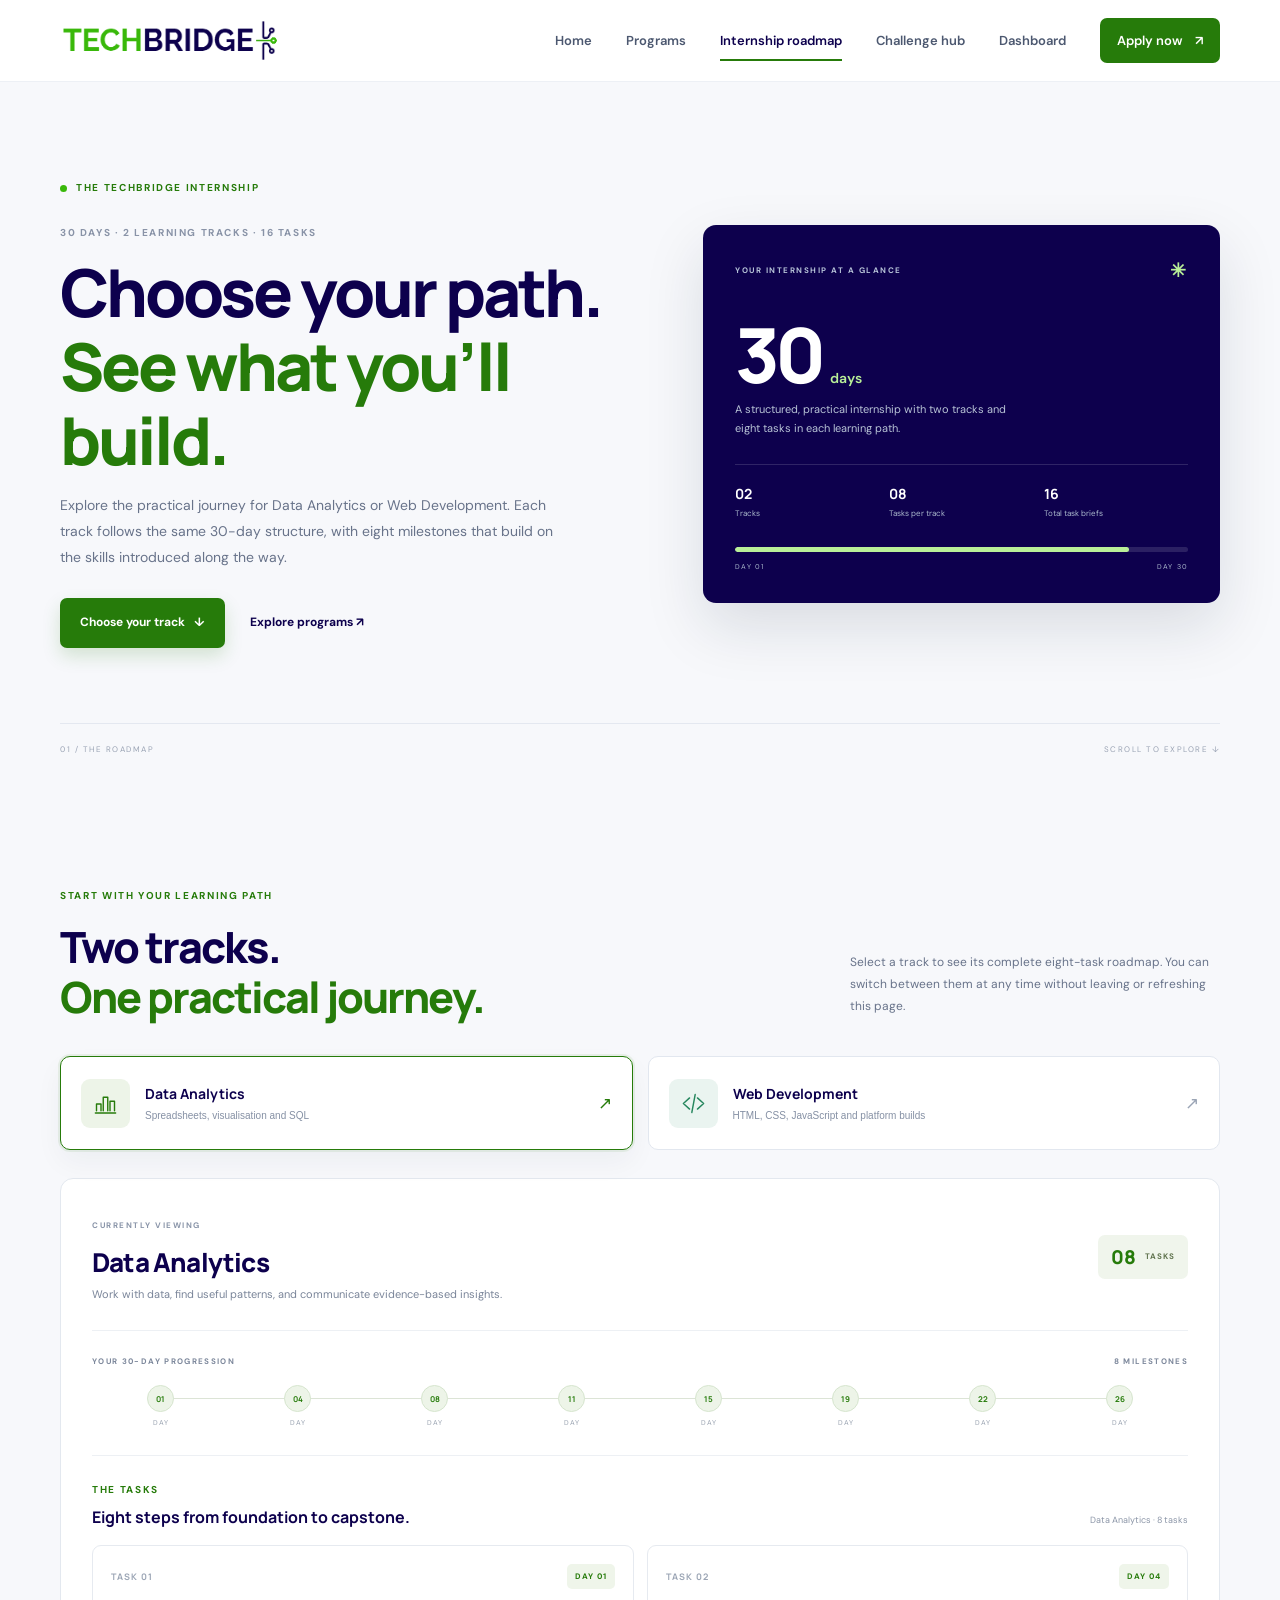
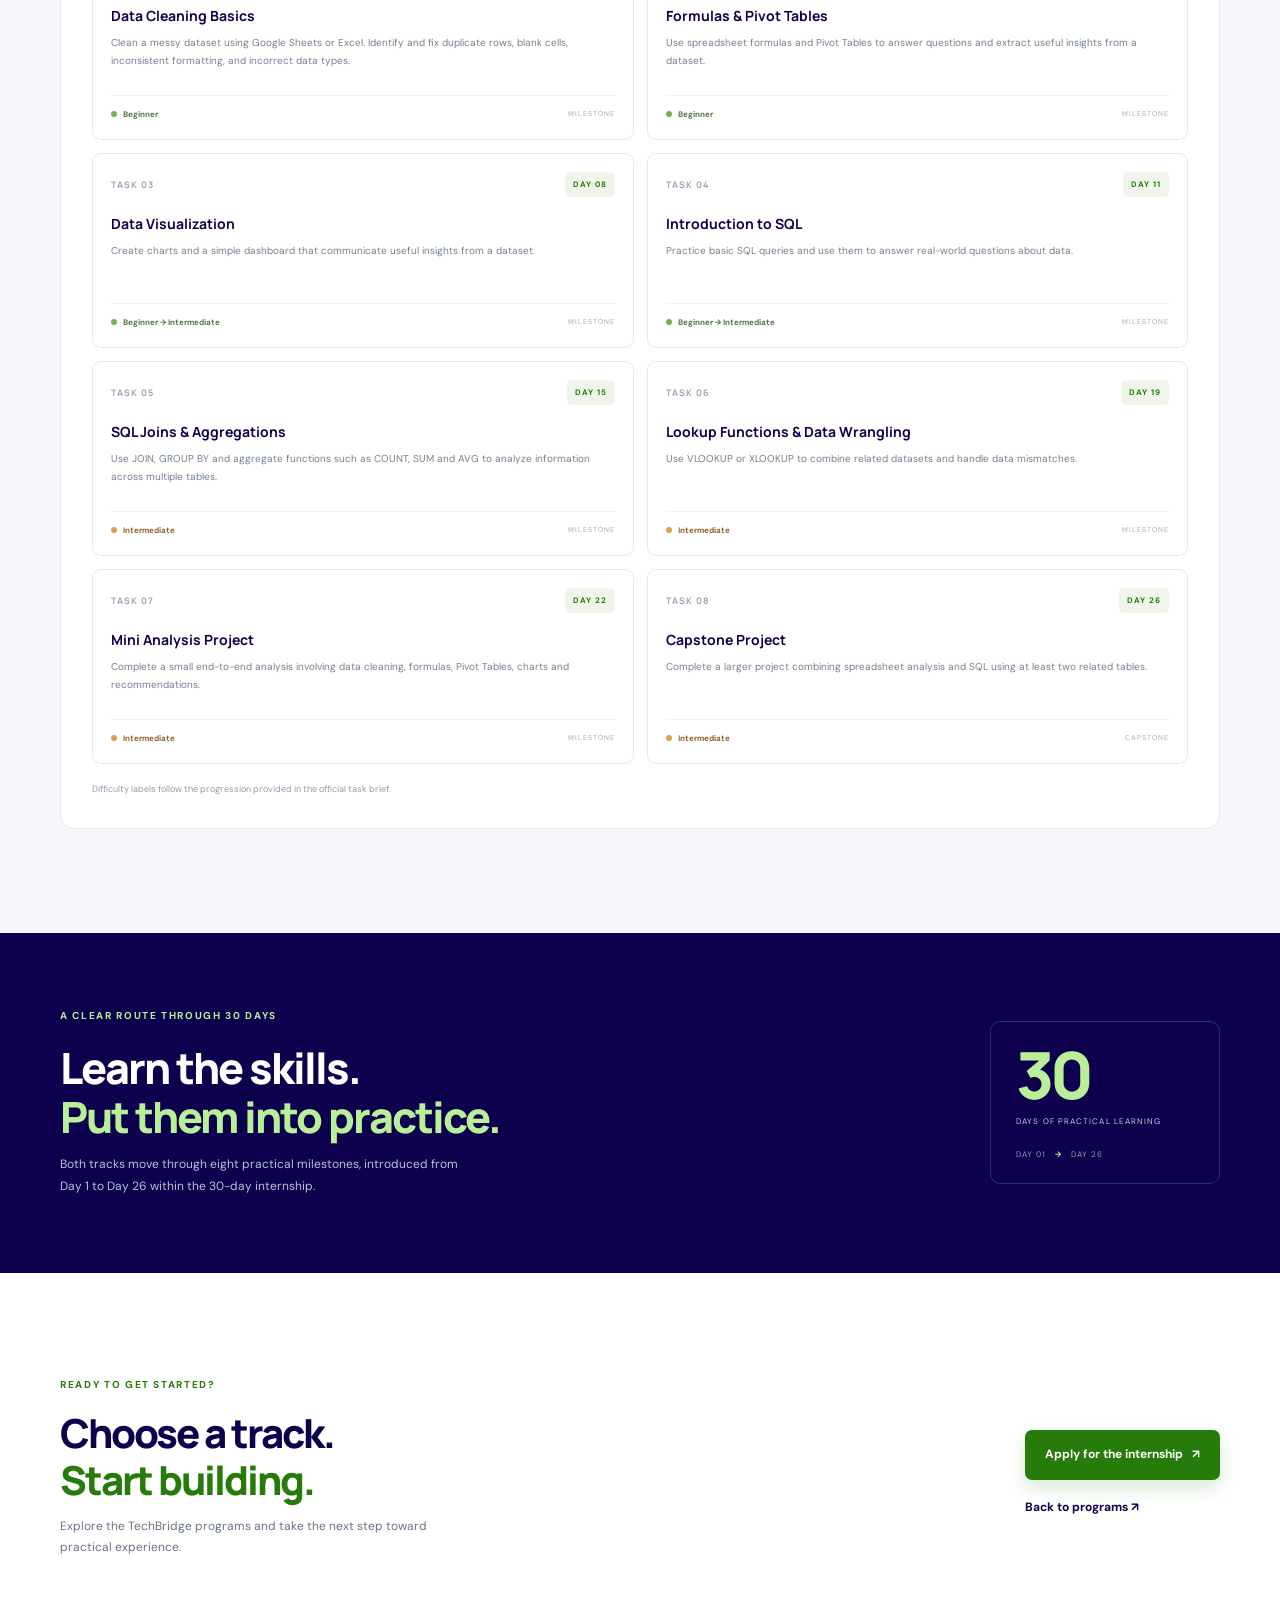
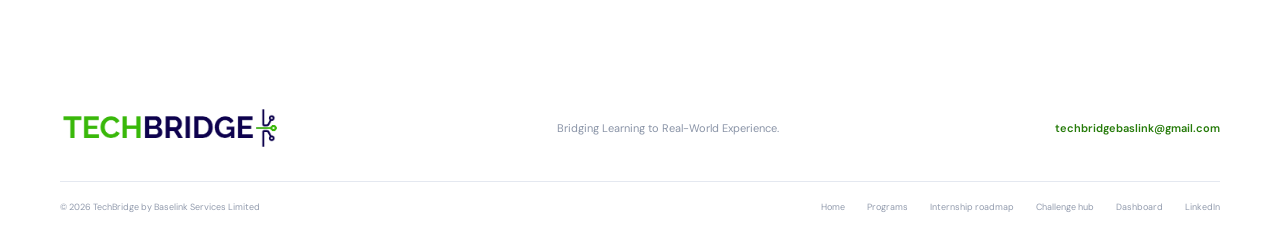
<file: tasks.html>
<!doctype html>
<html lang="en">
<head>
  <meta charset="utf-8">
  <meta name="viewport" content="width=device-width, initial-scale=1">
  <meta name="theme-color" content="#0d004d">
  <meta name="description" content="Explore both TechBridge internship tracks and their eight practical milestones across a structured 30-day internship.">
  <title>Interactive Internship Roadmap | TechBridge</title>
  <link rel="preconnect" href="https://fonts.googleapis.com">
  <link rel="preconnect" href="https://fonts.gstatic.com" crossorigin>
  <link href="https://fonts.googleapis.com/css2?family=DM+Sans:wght@400;500;600;700&family=Manrope:wght@400;500;600;700;800&display=swap" rel="stylesheet">
  <link rel="stylesheet" href="style.css">
  <link rel="stylesheet" href="tasks.css">
  <script src="tasks.js" defer></script>
</head>
<body class="tasks-page">
  <a class="skip-link" href="#main">Skip to content</a>
  <header class="site-header">
    <div class="container nav-wrap">
      <a class="brand" href="index.html#top" aria-label="TechBridge home">
        <img class="brand-logo" src="assets/techbridge-logo.png" width="554" height="107" alt="TechBridge" decoding="async">
      </a>
      <nav class="main-nav" aria-label="Main navigation">
        <a href="index.html#top">Home</a>
        <a href="index.html#programs">Programs</a>
        <a class="active-link" href="tasks.html" aria-current="page">Internship roadmap</a>
        <a href="challenges.html">Challenge hub</a>
        <a href="dashboard.html">Dashboard</a>
        <a class="nav-cta" href="https://forms.gle/8EbdSy5ttGfLZfjv5" target="_blank" rel="noopener">Apply now <span aria-hidden="true">↗</span></a>
      </nav>
      <button class="menu-toggle" type="button" aria-label="Toggle navigation" aria-expanded="false"><span></span><span></span></button>
    </div>
  </header>

  <main id="main">
    <section class="tasks-hero">
      <div class="container tasks-hero-grid">
        <div class="tasks-hero-copy">
          <div class="eyebrow"><span class="eyebrow-dot"></span> THE TECHBRIDGE INTERNSHIP</div>
          <p class="hero-kicker">30 DAYS · 2 LEARNING TRACKS · 16 TASKS</p>
          <h1>Choose your path.<br><em>See what you’ll build.</em></h1>
          <p class="tasks-lede">Explore the practical journey for Data Analytics or Web Development. Each track follows the same 30-day structure, with eight milestones that build on the skills introduced along the way.</p>
          <div class="tasks-hero-actions">
            <a class="button button-primary" href="#track-selector">Choose your track <span aria-hidden="true">↓</span></a>
            <a class="text-link" href="index.html#programs">Explore programs <span aria-hidden="true">↗</span></a>
          </div>
        </div>
        <aside class="journey-summary" aria-label="Internship overview">
          <div class="summary-top"><span>YOUR INTERNSHIP AT A GLANCE</span><span class="summary-mark" aria-hidden="true">✳</span></div>
          <div class="summary-number">30<span>days</span></div>
          <p>A structured, practical internship with two tracks and eight tasks in each learning path.</p>
          <div class="summary-divider"></div>
          <div class="summary-stats">
            <div><strong>02</strong><span>Tracks</span></div>
            <div><strong>08</strong><span>Tasks per track</span></div>
            <div><strong>16</strong><span>Total task briefs</span></div>
          </div>
          <div class="summary-track" aria-hidden="true"><span></span></div>
          <div class="summary-foot"><span>DAY 01</span><span>DAY 30</span></div>
        </aside>
      </div>
      <div class="container hero-bottom"><span>01 / THE ROADMAP</span><span>SCROLL TO EXPLORE <span aria-hidden="true">↓</span></span></div>
    </section>

    <section class="track-section section" id="track-selector">
      <div class="container">
        <div class="track-heading">
          <div>
            <div class="eyebrow">START WITH YOUR LEARNING PATH</div>
            <h2>Two tracks.<br><em>One practical journey.</em></h2>
          </div>
          <p>Select a track to see its complete eight-task roadmap. You can switch between them at any time without leaving or refreshing this page.</p>
        </div>

        <div class="track-switcher" role="tablist" aria-label="Choose an internship track">
          <button class="track-tab is-active" id="tab-data" type="button" role="tab" aria-selected="true" aria-controls="task-panel" tabindex="0" data-track="data">
            <span class="track-tab-icon analytics-icon" aria-hidden="true"><svg viewBox="0 0 48 48"><path d="M8 37V25h8v12M20 37V13h8v24M32 37V20h8v17M6 41h36"/></svg></span>
            <span class="track-tab-copy"><strong>Data Analytics</strong><small>Spreadsheets, visualisation and SQL</small></span>
            <span class="track-tab-arrow" aria-hidden="true">↗</span>
          </button>
          <button class="track-tab" id="tab-web" type="button" role="tab" aria-selected="false" aria-controls="task-panel" tabindex="-1" data-track="web">
            <span class="track-tab-icon development-icon" aria-hidden="true"><svg viewBox="0 0 48 48"><path d="m17 14-11 10 11 10M31 14l11 10-11 10M27 8l-6 32"/></svg></span>
            <span class="track-tab-copy"><strong>Web Development</strong><small>HTML, CSS, JavaScript and platform builds</small></span>
            <span class="track-tab-arrow" aria-hidden="true">↗</span>
          </button>
        </div>

        <section class="track-output" id="task-panel" role="tabpanel" aria-labelledby="tab-data" tabindex="0">
          <div class="selected-track-heading">
            <div>
              <span class="selected-label">CURRENTLY VIEWING</span>
              <h3 id="selected-track-name">Data Analytics</h3>
              <p id="selected-track-description">Work with data, find useful patterns, and communicate evidence-based insights.</p>
            </div>
            <div class="selected-track-count"><strong>08</strong><span>TASKS</span></div>
          </div>

          <div class="milestone-wrap">
            <div class="milestone-heading"><span>YOUR 30-DAY PROGRESSION</span><span>8 MILESTONES</span></div>
            <ol class="milestone-days" id="milestone-days" aria-label="Task introduction days">
              <li><span>01</span><small>DAY</small></li>
              <li><span>04</span><small>DAY</small></li>
              <li><span>08</span><small>DAY</small></li>
              <li><span>11</span><small>DAY</small></li>
              <li><span>15</span><small>DAY</small></li>
              <li><span>19</span><small>DAY</small></li>
              <li><span>22</span><small>DAY</small></li>
              <li><span>26</span><small>DAY</small></li>
            </ol>
          </div>

          <div class="task-list-heading">
            <div><span class="eyebrow">THE TASKS</span><h4>Eight steps from foundation to capstone.</h4></div>
            <span class="task-list-note" id="task-list-note">Data Analytics · 8 tasks</span>
          </div>

          <div class="task-grid" id="task-list" aria-live="polite" aria-busy="true">
            <p class="loading-message">Loading the Data Analytics roadmap…</p>
          </div>
          <p class="difficulty-note">Difficulty labels follow the progression provided in the official task brief.</p>
        </section>
      </div>
    </section>

    <section class="milestone-band">
      <div class="container milestone-inner">
        <div>
          <div class="eyebrow eyebrow-light">A CLEAR ROUTE THROUGH 30 DAYS</div>
          <h2>Learn the skills.<br><em>Put them into practice.</em></h2>
          <p>Both tracks move through eight practical milestones, introduced from Day 1 to Day 26 within the 30-day internship.</p>
        </div>
        <div class="milestone-count"><strong>30</strong><span>DAYS OF PRACTICAL LEARNING</span><i>DAY 01 <b>→</b> DAY 26</i></div>
      </div>
    </section>

    <section class="next-step section">
      <div class="container next-step-inner">
        <div>
          <div class="eyebrow">READY TO GET STARTED?</div>
          <h2>Choose a track.<br><em>Start building.</em></h2>
          <p>Explore the TechBridge programs and take the next step toward practical experience.</p>
        </div>
        <div class="next-step-actions">
          <a class="button button-primary" href="https://forms.gle/8EbdSy5ttGfLZfjv5" target="_blank" rel="noopener">Apply for the internship <span aria-hidden="true">↗</span></a>
          <a class="text-link" href="index.html#programs">Back to programs <span aria-hidden="true">↗</span></a>
        </div>
      </div>
    </section>
  </main>

  <footer class="site-footer">
    <div class="container footer-top"><a class="brand brand-footer" href="index.html#top" aria-label="TechBridge home"><img class="brand-logo" src="assets/techbridge-logo.png" width="554" height="107" alt="TechBridge" decoding="async" loading="lazy"></a><p>Bridging Learning to Real-World Experience.</p><a class="email-link" href="mailto:techbridgebaslink@gmail.com">techbridgebaslink@gmail.com</a></div>
    <div class="container footer-bottom"><span>© 2026 TechBridge by Baselink Services Limited</span><div class="social-links"><a href="index.html#top">Home</a><a href="index.html#programs">Programs</a><a href="tasks.html" aria-current="page">Internship roadmap</a><a href="challenges.html">Challenge hub</a><a href="dashboard.html">Dashboard</a><a href="https://www.linkedin.com/company/techbridge-services/" target="_blank" rel="noopener">LinkedIn</a></div></div>
  </footer>
</body>
</html>
</file>
<file: style.css>
:root{--navy:#0d004d;--navy-2:#160a63;--blue:#267b0a;--ink:#17213a;--muted:#68738a;--paper:#f7f8fb;--line:#e4e8f0;--green:#b9ef98;--white:#fff}*{box-sizing:border-box}html{scroll-behavior:smooth;scroll-padding-top:90px}body{margin:0;color:var(--ink);font-family:"DM Sans",sans-serif;background:#fff;line-height:1.65}a{color:inherit;text-decoration:none}.container{width:min(1160px,calc(100% - 48px));margin-inline:auto}.section{padding:104px 0}.site-header{height:82px;background:#fff;border-bottom:1px solid #edf0f5;position:sticky;top:0;z-index:20}.nav-wrap{height:100%;display:flex;align-items:center;justify-content:space-between}.brand{display:flex;align-items:center;gap:11px}.brand-mark{width:35px;height:35px;display:flex;align-items:flex-end;gap:4px;padding:6px;border-radius:9px;background:var(--navy)}.brand-mark span{display:block;width:5px;border-radius:2px;background:#9ee5c0}.brand-mark span:nth-child(1){height:12px}.brand-mark span:nth-child(2){height:19px}.brand-mark span:nth-child(3){height:14px}.brand-name{font:800 19px Manrope,sans-serif;letter-spacing:-.8px;line-height:1;color:var(--navy)}.brand-name>span{color:var(--blue)}.brand-name small{display:block;font:600 7px "DM Sans",sans-serif;letter-spacing:1.1px;margin-top:6px;color:#7a8497}.main-nav{display:flex;align-items:center;gap:34px;font-size:13px;font-weight:600;color:#4c5870}.main-nav>a:not(.nav-cta):hover,.text-link:hover{color:var(--blue)}.nav-cta{padding:12px 17px;background:var(--blue);color:#fff;border-radius:7px}.nav-cta span,.button span{margin-left:9px}.menu-toggle{display:none;border:0;background:none;padding:8px}.menu-toggle span{display:block;width:22px;height:2px;background:var(--navy);margin:5px}.hero{background:var(--paper);padding:82px 0 28px;overflow:hidden}.hero-grid{display:grid;grid-template-columns:1.02fr .98fr;gap:40px;align-items:center;min-height:490px}.eyebrow{font-size:10px;font-weight:700;letter-spacing:1.65px;color:var(--blue);display:flex;align-items:center;gap:9px}.eyebrow-dot{width:7px;height:7px;border-radius:50%;background:#39b80a}.hero h1,.section-heading h2,.experience h2,.about h2,.cta-inner h2{font:800 clamp(42px,5.2vw,68px)/1.12 Manrope,sans-serif;letter-spacing:-3px;margin:25px 0 16px;color:var(--navy)}h1 em,h2 em{font-style:normal;color:var(--blue)}.hero-lede{font:700 17px Manrope,sans-serif;margin:0 0 12px;color:#35415c}.hero-description{font-size:14px;line-height:1.8;color:var(--muted);max-width:460px}.hero-actions{display:flex;align-items:center;gap:25px;margin-top:28px}.button{display:inline-flex;align-items:center;justify-content:center;padding:15px 20px;border-radius:7px;font-size:12px;font-weight:700;transition:transform .2s,background .2s}.button:hover{transform:translateY(-2px)}.button-primary{background:var(--blue);color:#fff;box-shadow:0 8px 18px #267b0a2b}.text-link{font-size:12px;font-weight:700;color:var(--navy)}.hero-note{display:flex;align-items:center;gap:12px;margin-top:38px;color:#79849a;font-size:10px;line-height:1.7}.hero-note strong{color:#46516a}.note-icon{display:grid;place-items:center;width:30px;height:30px;border-radius:50%;background:#e8edf9;color:var(--blue);font-size:16px}.hero-art{height:420px;position:relative;display:grid;place-items:center}.art-orbit{position:absolute;border:1px solid #dfe5f0;border-radius:50%;transform:rotate(-23deg)}.orbit-one{width:450px;height:290px}.orbit-two{width:370px;height:370px;border-style:dashed}.card-main{width:min(330px,78%);height:280px;background:var(--navy);border-radius:14px;box-shadow:0 24px 60px #101d3b2b;position:relative;z-index:1;color:#fff;overflow:hidden;transform:rotate(-3deg)}.card-top{height:47px;border-bottom:1px solid #ffffff19;display:flex;align-items:center;justify-content:space-between;padding:0 18px}.window-dots{display:flex;gap:4px}.window-dots i{width:5px;height:5px;border-radius:50%;background:#52617c}.window-dots i:first-child{background:#f3a58c}.code-label{font-size:7px;letter-spacing:1.3px;color:#8593ad}.code-lines{padding:23px 25px;font:11px/1.9 monospace;color:#e4eaf7}.line{display:block}.line b{color:#b9ef98;font-weight:500}.line strong{color:#b9ef98}.line .blue{color:#b9ef98}.line .green{color:#b9ef98}.muted{color:#687895}.indent{padding-left:20px}.spacer-line{height:10px}.cursor{display:inline-block;width:5px;height:13px;background:#b9ef98;vertical-align:middle;margin-left:3px}.card-footer{position:absolute;bottom:0;width:100%;height:37px;background:#0c1730;display:flex;align-items:center;padding:0 18px;gap:8px;font-size:7px;letter-spacing:1.4px;color:#8b9ab4}.status-dot{width:5px;height:5px;border-radius:50%;background:#b9ef98}.floating-tag{position:absolute;z-index:2;display:flex;align-items:center;gap:10px;padding:12px 15px;background:#fff;border:1px solid #e7ebf3;border-radius:9px;box-shadow:0 12px 35px #1a2c4c12}.floating-tag strong{display:block;font:700 11px Manrope;color:var(--navy)}.floating-tag small{display:block;font-size:9px;color:#8a94a7;margin-top:2px}.tag-icon{display:grid;place-items:center;width:30px;height:30px;border-radius:7px;background:#edf1ff;color:var(--blue);font-size:16px}.tag-icon-green{background:#e9f8ef;color:#29965d}.tag-top{top:49px;left:0}.tag-bottom{bottom:49px;right:-2px}.art-caption{position:absolute;bottom:7px;left:50%;transform:translateX(-50%);white-space:nowrap;font-size:9px;letter-spacing:.6px;color:#929caf}.hero-bottom{display:flex;justify-content:space-between;margin-top:30px;padding-top:19px;border-top:1px solid #e4e8f0;font-size:8px;letter-spacing:1.5px;color:#9aa3b4}.scroll-cue span{margin-left:8px;color:var(--blue)}.programs{background:#fff}.section-heading{display:flex;justify-content:space-between;align-items:flex-end;margin-bottom:43px}.section-heading h2,.about h2{font-size:45px;letter-spacing:-2px;margin:17px 0 0}.section-heading>p{max-width:340px;color:var(--muted);font-size:13px;line-height:1.8;margin:0 0 5px}.program-grid{display:grid;grid-template-columns:1fr 1fr;gap:20px}.program-card{padding:34px;border:1px solid var(--line);border-radius:12px;transition:transform .2s,box-shadow .2s}.program-card:hover{transform:translateY(-4px);box-shadow:0 15px 35px #1b2b4b0b}.program-icon{width:52px;height:52px;display:grid;place-items:center;border-radius:10px;background:#edf2ff;margin-bottom:27px}.development .program-icon{background:#eaf8f0}.program-icon svg{width:29px;height:29px;fill:none;stroke:#267b0a;stroke-width:2.5;stroke-linecap:round;stroke-linejoin:round}.development .program-icon svg{stroke:#26945c}.program-meta{font-size:9px;font-weight:700;letter-spacing:1.4px;color:#8b95a8;display:flex;justify-content:space-between}.program-meta span{color:#267b0a}.development .program-meta span{color:#26945c}.program-card h3{font:800 24px Manrope;letter-spacing:-.8px;margin:13px 0 10px;color:var(--navy)}.program-card p{font-size:12px;color:var(--muted);line-height:1.8;max-width:390px;min-height:65px}.card-link{display:inline-block;font-size:11px;font-weight:700;color:var(--blue);margin-top:13px}.card-link span{margin-left:9px}.experience{background:var(--navy);color:#fff}.experience-grid{display:grid;grid-template-columns:.9fr 1.1fr;gap:90px;align-items:center}.eyebrow-light{color:#b9ef98}.experience h2,.cta-inner h2{color:#fff;font-size:56px;margin:22px 0}.experience h2 em,.cta-inner h2 em{color:#b9ef98}.experience-copy>p{font-size:13px;line-height:1.9;color:#b5c0d3;max-width:400px;margin-bottom:27px}.button-light{background:#b9ef98;color:var(--navy)}.experience-steps{border-top:1px solid #ffffff24}.step{display:grid;grid-template-columns:38px 1fr 20px;gap:14px;padding:22px 0;border-bottom:1px solid #ffffff24;align-items:start}.step-number{font:700 10px Manrope;color:#b9ef98;padding-top:3px}.step h3{font:700 14px Manrope;margin:0 0 5px}.step p{font-size:11px;color:#aab6ca;margin:0;line-height:1.7}.step-symbol{color:#b9ef98}.outcome-note{display:flex;gap:12px;margin-top:20px;font-size:10px;line-height:1.7;color:#c5d0e0}.outcome-note span{color:#b9ef98;font-size:17px}.about{background:#f7f8fb}.about-grid{display:grid;grid-template-columns:1fr 1fr;gap:90px;align-items:center}.about-copy p{font-size:13px;line-height:1.9;color:var(--muted);margin:0 0 22px}.cta-section{background:#267b0a;padding:72px 0}.cta-inner{display:flex;justify-content:space-between;align-items:center}.cta-inner h2{font-size:48px;margin:16px 0 12px}.cta-inner p{font-size:12px;color:#dce5ff;margin:0}.cta-actions{display:flex;flex-direction:column;align-items:flex-start;gap:18px}.community-link{font-size:11px;color:#fff;font-weight:600}.community-link span{margin-right:8px}.whatsapp-icon{color:#b4f0ce}.site-footer{background:#fff}.footer-top{display:flex;align-items:center;justify-content:space-between;padding:32px 0}.footer-top>p{font-size:11px;color:#8a94a7}.email-link{font-size:11px;font-weight:600;color:var(--blue)}.footer-bottom{display:flex;justify-content:space-between;padding:18px 0;border-top:1px solid var(--line);font-size:9px;color:#929bad}.social-links{display:flex;gap:22px}.social-links a:hover{color:var(--blue)}.skip-link{position:absolute;top:-50px;left:10px;background:#fff;padding:10px;z-index:50}.skip-link:focus{top:10px}@media(max-width:900px){.hero-grid{gap:15px}.hero h1{font-size:52px}.hero-art{transform:scale(.9)}.experience-grid,.about-grid{gap:45px}.main-nav{gap:20px}}@media(max-width:700px){.container{width:min(100% - 36px,560px)}.site-header{height:70px}.menu-toggle{display:block}.main-nav{display:none;position:absolute;top:69px;left:0;right:0;padding:22px 24px 25px;background:#fff;border-bottom:1px solid var(--line);box-shadow:0 15px 25px #10203b0d;flex-direction:column;align-items:stretch;gap:19px}.main-nav.is-open{display:flex}.nav-cta{text-align:center}.hero{padding:60px 0 24px}.hero-grid{grid-template-columns:1fr;gap:0}.hero-copy{position:relative;z-index:2}.hero h1{font-size:clamp(43px,11vw,58px);letter-spacing:-2.5px}.hero-lede{font-size:15px}.hero-description{font-size:13px}.hero-art{height:340px;margin-top:10px;transform:none}.card-main{width:280px;height:250px}.code-lines{padding:17px 20px}.tag-top{top:28px;left:-3px}.tag-bottom{bottom:30px;right:-4px}.orbit-one{width:340px;height:230px}.orbit-two{width:290px;height:290px}.hero-bottom{margin-top:16px;font-size:7px}.section{padding:72px 0}.section-heading{display:block;margin-bottom:28px}.section-heading h2,.about h2{font-size:38px}.section-heading>p{margin-top:18px}.program-grid{grid-template-columns:1fr;gap:14px}.program-card{padding:27px}.program-card p{min-height:0}.experience-grid,.about-grid{grid-template-columns:1fr;gap:38px}.experience h2{font-size:48px}.cta-section{padding:58px 0}.cta-inner{display:block}.cta-inner h2{font-size:43px}.cta-actions{margin-top:27px}.footer-top{align-items:flex-start;flex-direction:column;gap:13px}.footer-top>p{margin:0}.footer-bottom{gap:15px;flex-direction:column}.social-links{gap:18px}}@media(prefers-reduced-motion:reduce){html{scroll-behavior:auto}*,*::before,*::after{transition:none!important}}
.brand-logo{display:block;width:220px;height:auto;max-width:100%;object-fit:contain;object-position:center;background:transparent;flex:0 0 auto}
@media(max-width:700px){.brand-logo{width:180px}}
</file>
<file: challenges.css>
.challenges-page{--challenge-green:#b9ef98;--challenge-blue:#267b0a}
.challenges-page .active-link{color:var(--navy);position:relative}
.challenges-page .active-link:after{content:"";position:absolute;left:0;right:0;bottom:-10px;height:2px;background:var(--blue)}
.challenge-hero{background:var(--paper);padding:78px 0 28px;overflow:hidden}
.challenge-hero-grid{display:grid;grid-template-columns:1.1fr .9fr;gap:75px;align-items:center;min-height:385px}
.challenge-kicker{font-size:10px;font-weight:700;letter-spacing:1.6px;color:#8993a7;margin:27px 0 0}
.challenge-hero h1{font:800 clamp(44px,5.3vw,68px)/1.1 Manrope,sans-serif;letter-spacing:-3px;color:var(--navy);margin:15px 0}
.challenge-hero h1 em,.challenge-heading h2 em{font-style:normal;color:var(--blue)}
.challenge-lede{max-width:500px;color:var(--muted);font-size:14px;line-height:1.85;margin-bottom:27px}
.challenge-overview{padding:34px;background:var(--navy);border-radius:13px;color:#fff;box-shadow:0 24px 60px #101d3b20}
.overview-label{font-size:8px;font-weight:700;letter-spacing:1.5px;color:#b7c3d8}
.challenge-overview>strong{display:block;font:800 82px/.95 Manrope;letter-spacing:-5px;margin:30px 0 12px}
.challenge-overview>strong span{font-size:28px;color:var(--challenge-green);vertical-align:top;margin-left:5px}
.challenge-overview p{font-size:12px;line-height:1.8;color:#b8c3d6;max-width:310px}
.overview-tags{display:flex;flex-wrap:wrap;gap:8px;margin-top:26px}
.overview-tags span{font-size:7px;letter-spacing:1px;padding:8px 9px;border:1px solid #ffffff35;border-radius:5px;color:#d8e1ef}
.challenge-hero .hero-bottom{margin-top:50px}
.challenge-section{background:#f7f8fb}
.challenge-heading{display:flex;align-items:flex-end;justify-content:space-between;gap:40px;margin-bottom:35px}
.challenge-heading h2{font:800 43px/1.17 Manrope;letter-spacing:-2px;color:var(--navy);margin:17px 0 0}
.challenge-heading>p{font-size:12px;line-height:1.85;color:var(--muted);max-width:370px;margin:0 0 5px}
.challenge-controls{background:#fff;border:1px solid #e4e8f0;border-radius:11px;padding:20px 22px;display:flex;flex-direction:column;gap:17px}
.filter-group{display:flex;align-items:flex-start;gap:20px}
.filter-label{width:90px;flex:0 0 90px;padding-top:9px;font-size:8px;font-weight:700;letter-spacing:1.2px;color:#8994a8}
.filter-options{display:flex;flex-wrap:wrap;gap:7px}
.filter-button{appearance:none;border:1px solid #e5e9f0;background:#fff;color:#68738a;border-radius:6px;padding:8px 12px;font:600 10px "DM Sans",sans-serif;cursor:pointer;transition:background .18s,border-color .18s,color .18s}
.filter-button:hover{border-color:#b7cba9;color:var(--navy)}
.filter-button.is-active{background:var(--navy);border-color:var(--navy);color:#fff}
.filter-button:focus-visible,.reset-filters:focus-visible,.view-challenge:focus-visible,.dialog-close:focus-visible{outline:3px solid #9bc780;outline-offset:3px}
.reset-filters{align-self:flex-end;border:0;background:none;color:var(--blue);font:700 10px "DM Sans",sans-serif;cursor:pointer;padding:3px}
.results-bar{display:flex;align-items:center;justify-content:space-between;margin:27px 0 15px}
.results-bar p{margin:0;font:700 12px Manrope;color:var(--navy)}
.results-bar>span{font-size:8px;letter-spacing:1.1px;color:#9aa3b1}
.challenge-grid{display:grid;grid-template-columns:repeat(3,minmax(0,1fr));gap:15px}
.challenge-card{display:flex;flex-direction:column;min-height:260px;padding:21px;background:#fff;border:1px solid #e4e8f0;border-radius:10px;transition:transform .2s,border-color .2s,box-shadow .2s}
.challenge-card:hover{transform:translateY(-3px);border-color:#c8d8bd;box-shadow:0 13px 28px #192b4a0c}
.challenge-card-top{display:flex;align-items:center;justify-content:space-between;gap:8px;margin-bottom:22px}
.track-tag,.difficulty-tag{font-size:8px;font-weight:700;letter-spacing:.35px;padding:6px 8px;border-radius:5px}
.track-tag{background:#eff5ea;color:#557345}
.track-tag.web-tag{background:#eaf4f0;color:#287b5a}
.difficulty-tag{background:#f2f3f6;color:#657087}
.difficulty-tag.intermediate{background:#fbf3e5;color:#936c2f}
.difficulty-tag.advanced{background:#f9eaea;color:#a34d4d}
.challenge-card h3{font:700 16px/1.4 Manrope;color:var(--navy);margin:0 0 9px}
.challenge-card>p{font-size:10px;line-height:1.8;color:#737f94;margin:0 0 19px}
.challenge-outcome{padding:10px 11px;background:#f7f8fb;border-radius:6px;margin-top:auto}
.challenge-outcome span{display:block;font-size:7px;font-weight:700;letter-spacing:1px;color:#929bad;margin-bottom:4px}
.challenge-outcome p{font-size:9px;line-height:1.6;color:#59657c;margin:0}
.challenge-card-footer{display:flex;align-items:center;justify-content:space-between;gap:10px;margin-top:16px}
.challenge-time{font-size:8px;color:#929bad}
.view-challenge{border:0;background:none;color:var(--blue);font:700 10px "DM Sans",sans-serif;cursor:pointer;padding:6px 0}
.view-challenge span{margin-left:6px}
.no-results{padding:35px;text-align:center;background:#fff;border:1px dashed #d9e0e9;border-radius:9px;color:#778399;font-size:12px}
.challenge-bottom{background:var(--navy);padding:72px 0;color:#fff}
.challenge-bottom-inner{display:flex;align-items:center;justify-content:space-between;gap:45px}
.challenge-bottom h2{font:800 43px/1.16 Manrope;letter-spacing:-2px;margin:18px 0 12px}
.challenge-bottom h2 em{font-style:normal;color:var(--challenge-green)}
.challenge-bottom p{font-size:12px;line-height:1.8;color:#b7c3d7;max-width:440px;margin:0}
.challenge-dialog{width:min(620px,calc(100% - 28px));max-height:min(84vh,760px);padding:0;border:0;border-radius:13px;color:var(--ink);box-shadow:0 28px 90px #08142b55}
.challenge-dialog::backdrop{background:#08142bcc;backdrop-filter:blur(3px)}
.dialog-header{display:flex;align-items:center;justify-content:space-between;padding:19px 24px;border-bottom:1px solid #edf0f4}
.dialog-eyebrow{font-size:8px;font-weight:700;letter-spacing:1.5px;color:#8994a8}
.dialog-close{width:32px;height:32px;border:0;border-radius:50%;background:#f1f3f6;color:var(--navy);font-size:22px;line-height:1;cursor:pointer}
.dialog-content{padding:25px 28px 30px;overflow-y:auto}
.dialog-content h2{font:800 27px/1.25 Manrope;letter-spacing:-1px;color:var(--navy);margin:9px 0}
.dialog-meta{display:flex;flex-wrap:wrap;gap:8px;margin:13px 0 22px}
.dialog-content h3{font:700 12px Manrope;color:var(--navy);margin:22px 0 7px}
.dialog-content p,.dialog-content li{font-size:11px;line-height:1.8;color:#69758a}
.dialog-content ul{padding-left:19px;margin:7px 0}
.dialog-deliverable{padding:13px 15px;background:#f0f5ec;border-radius:7px;margin-top:17px}
.dialog-deliverable strong{font:700 10px Manrope;color:#456437}
.dialog-deliverable p{margin:5px 0 0;color:#5d6d55}
@media(max-width:900px){.challenge-hero-grid{gap:35px}.challenge-hero h1{font-size:54px}.challenge-grid{grid-template-columns:repeat(2,minmax(0,1fr))}}
@media(max-width:700px){.challenge-hero{padding:55px 0 24px}.challenge-hero-grid{grid-template-columns:1fr;gap:30px}.challenge-hero h1{font-size:clamp(43px,11vw,57px);letter-spacing:-2.5px}.challenge-lede{font-size:13px}.challenge-overview{padding:26px}.challenge-overview>strong{font-size:70px;margin:24px 0 9px}.challenge-hero .hero-bottom{margin-top:35px}.challenge-heading{display:block;margin-bottom:25px}.challenge-heading h2{font-size:37px}.challenge-heading>p{margin-top:15px}.challenge-controls{padding:16px;gap:14px}.filter-group{display:block}.filter-label{display:block;width:auto;padding:0;margin-bottom:9px}.filter-options{gap:6px}.filter-button{padding:8px 10px;font-size:9px}.reset-filters{align-self:flex-start}.results-bar{align-items:flex-start;flex-direction:column;gap:5px;margin-top:22px}.challenge-grid{grid-template-columns:1fr;gap:11px}.challenge-card{min-height:0;padding:18px}.challenge-card-top{margin-bottom:15px}.challenge-bottom{padding:58px 0}.challenge-bottom-inner{display:block}.challenge-bottom h2{font-size:37px}.challenge-bottom .button{margin-top:25px}.dialog-content{padding:21px 20px 25px}.dialog-content h2{font-size:23px}}
@media(prefers-reduced-motion:reduce){.challenge-card,.filter-button{transition:none}}
</file>
<file: dashboard.css>
.dashboard-page{--dashboard-green:#b9ef98;--dashboard-blue:#267b0a;--dashboard-ink:#101d3b}
.dashboard-page .active-link{color:var(--navy);position:relative}
.dashboard-page .active-link:after{content:"";position:absolute;left:0;right:0;bottom:-10px;height:2px;background:var(--blue)}
.dashboard-main{background:#f7f8fb}
.dashboard-welcome{padding:67px 0 25px;background:var(--paper);overflow:hidden}
.welcome-inner{display:grid;grid-template-columns:1.15fr .85fr;gap:70px;align-items:center;min-height:330px}
.welcome-date{margin:25px 0 0;font-size:9px;font-weight:700;letter-spacing:1.5px;color:#8993a7}
.welcome-date span{padding:0 7px;color:var(--blue)}
.welcome-copy h1{font:800 clamp(43px,5.3vw,66px)/1.1 Manrope,sans-serif;letter-spacing:-3px;color:var(--navy);margin:17px 0}
.welcome-copy h1 em,.dashboard-section-heading h2 em,.tracker-heading h2 em{font-style:normal;color:var(--blue)}
.welcome-description{max-width:520px;font-size:13px;line-height:1.85;color:var(--muted)}
.welcome-meta{display:flex;align-items:center;gap:9px;margin-top:24px;font-size:10px;color:#65718a}
.status-indicator{width:7px;height:7px;border-radius:50%;background:#26945c;box-shadow:0 0 0 4px #26945c18}
.welcome-meta strong{font-weight:700;color:var(--navy)}
.status-pill{padding:6px 9px;background:#eaf5e9;color:#35704a;border-radius:20px;font-size:9px;font-weight:700}
.welcome-aside{padding:29px 30px;background:var(--navy);color:#fff;border-radius:12px;box-shadow:0 22px 55px #101d3b20}
.aside-label{font-size:8px;font-weight:700;letter-spacing:1.5px;color:#aebbd0}
.track-mark{display:grid;place-items:center;width:55px;height:55px;margin:24px 0 17px;border-radius:10px;background:#ffffff12;color:var(--dashboard-green);font:700 20px monospace}
.welcome-aside h2{font:800 21px Manrope;margin:0 0 8px}
.welcome-aside p{max-width:260px;font-size:10px;line-height:1.8;color:#b7c3d7}
.aside-link{display:inline-block;margin-top:14px;color:var(--dashboard-green);font-size:10px;font-weight:700}
.aside-link span{margin-left:7px}
.welcome-foot{display:flex;justify-content:space-between;margin-top:34px;padding-top:17px;border-top:1px solid #e4e8f0;font-size:8px;letter-spacing:1.4px;color:#9aa3b4}
.dashboard-page .section{padding:70px 0}
.dashboard-section-heading{margin-bottom:27px}
.dashboard-section-heading h2,.tracker-heading h2{font:800 39px/1.15 Manrope;letter-spacing:-1.8px;color:var(--navy);margin:14px 0 0}
.dashboard-section-heading>p{max-width:360px}
.progress-panel{display:grid;grid-template-columns:1.3fr 1fr;gap:45px;align-items:center;padding:28px 31px;background:#fff;border:1px solid #e5e9f0;border-radius:11px}
.progress-copy{display:flex;align-items:center;justify-content:space-between;gap:15px;margin-bottom:19px}
.panel-label{font-size:8px;font-weight:700;letter-spacing:1.3px;color:#8b95a8}
.progress-copy strong{font:800 27px Manrope;color:var(--navy);letter-spacing:-1px}
.progress-track{height:10px;border-radius:20px;background:#edf0f4;overflow:hidden}
.progress-track span{display:block;width:62.5%;height:100%;border-radius:inherit;background:var(--blue);transition:width .35s ease}
.progress-caption{display:flex;justify-content:space-between;gap:12px;margin-top:12px;font-size:9px;color:#7d899e}
.progress-stats{display:grid;grid-template-columns:repeat(3,1fr);gap:13px;padding-left:25px;border-left:1px solid #edf0f4}
.progress-stat{display:flex;flex-direction:column;align-items:flex-start;gap:4px}
.stat-icon{display:grid;place-items:center;width:27px;height:27px;border-radius:7px;font-size:12px;font-weight:700}
.completed-icon{background:#eaf5e9;color:#358453}.remaining-icon{background:#fff4e6;color:#b27b34}.total-icon{background:#edf1fb;color:#526d9e}
.progress-stat strong{font:800 22px Manrope;color:var(--navy)}
.progress-stat small{font-size:8px;color:#8994a8}
.tracker-section{background:#fff}
.tracker-heading{display:flex;align-items:flex-end;justify-content:space-between;gap:30px;margin-bottom:27px}
.tracker-heading h2{margin-bottom:9px}
.tracker-heading>div>p{margin:0;color:var(--muted);font-size:11px;line-height:1.7}
.task-search{position:relative;width:min(260px,100%)}
.task-search input{width:100%;height:40px;padding:0 38px 0 13px;border:1px solid #e4e8f0;border-radius:6px;background:#fff;font:10px "DM Sans",sans-serif;color:var(--navy);outline:none}
.task-search input:focus{border-color:#8eaa7e;box-shadow:0 0 0 3px #b9ef982e}
.task-search>span{position:absolute;right:13px;top:7px;font-size:20px;color:#8792a6}
.sr-only{position:absolute;width:1px;height:1px;padding:0;margin:-1px;overflow:hidden;clip:rect(0,0,0,0);white-space:nowrap;border:0}
.tracker-toolbar{display:flex;align-items:center;justify-content:space-between;gap:20px;margin-bottom:17px;padding:13px 15px;background:#f7f8fb;border:1px solid #e9edf2;border-radius:8px}
.task-filters{display:flex;flex-wrap:wrap;gap:6px}
.task-filter{display:inline-flex;align-items:center;gap:7px;padding:8px 10px;border:1px solid transparent;border-radius:5px;background:transparent;color:#65718a;font:600 9px "DM Sans",sans-serif;cursor:pointer}
.task-filter span{display:grid;place-items:center;min-width:17px;height:17px;padding:0 4px;border-radius:10px;background:#e9edf2;color:#68758b;font-size:8px}
.task-filter:hover{background:#fff;border-color:#e3e8ef}
.task-filter.is-active{background:var(--navy);color:#fff}
.task-filter.is-active span{background:#ffffff20;color:#fff}
.tracker-hint{font-size:7px;letter-spacing:1.1px;color:#9aa3b1}
.task-dashboard-grid{display:grid;grid-template-columns:repeat(2,minmax(0,1fr));gap:12px}
.dashboard-task-card{display:flex;flex-direction:column;padding:20px;border:1px solid #e5e9f0;border-radius:9px;background:#fff;transition:border-color .2s,box-shadow .2s,transform .2s}
.dashboard-task-card:hover{border-color:#cbd8c3;box-shadow:0 10px 25px #101d3b0a;transform:translateY(-2px)}
.dashboard-task-card.status-completed{background:linear-gradient(110deg,#fbfdf9,#fff 65%)}
.dashboard-task-card.status-in-progress{border-color:#d7c59f}
.task-card-head{display:flex;align-items:center;justify-content:space-between;gap:10px;margin-bottom:17px}
.task-card-number{font-size:8px;font-weight:700;letter-spacing:1.3px;color:#8c97a9}
.task-status{display:inline-flex;align-items:center;gap:6px;padding:6px 8px;border-radius:20px;font-size:8px;font-weight:700}
.task-status:before{content:"";width:5px;height:5px;border-radius:50%;background:currentColor}
.task-status.completed{background:#eaf5e9;color:#39774d}.task-status.in-progress{background:#fff4e4;color:#98703a}.task-status.not-started{background:#f0f2f5;color:#748096}
.dashboard-task-card h3{font:700 15px/1.4 Manrope;color:var(--navy);margin:0 0 8px}
.dashboard-task-card>p{font-size:10px;line-height:1.8;color:#737f94;margin:0 0 17px}
.task-card-footer{display:flex;align-items:center;justify-content:space-between;gap:12px;margin-top:auto;padding-top:14px;border-top:1px solid #edf0f4}
.task-card-actions{display:flex;align-items:center;gap:13px}
.task-view-button{border:0;background:none;color:var(--blue);font:700 9px "DM Sans",sans-serif;cursor:pointer;padding:7px 0}
.task-complete-button{padding:8px 10px;border:1px solid #dce4d7;border-radius:5px;background:#f5faf2;color:#426c35;font:700 8px "DM Sans",sans-serif;cursor:pointer}
.task-complete-button:hover{background:#eaf5e4;border-color:#b8d1aa}
.task-complete-button:disabled{opacity:.55;cursor:default}
.task-complete-button.undo{background:#f6f7f9;border-color:#e5e8ed;color:#69758a}
.task-day{font-size:8px;color:#9aa3b1}
.empty-tasks{padding:30px;text-align:center;border:1px dashed #d9e0e9;border-radius:8px;color:#778399;font-size:11px}
.storage-note{margin:16px 0 0;font-size:9px;color:#929bad}.storage-note span{color:var(--blue);margin-right:5px}
.challenge-promo{padding:64px 0;background:var(--navy);color:#fff}
.challenge-promo-inner{display:grid;grid-template-columns:70px 1fr auto;gap:35px;align-items:center}
.promo-symbol{display:grid;place-items:center;width:60px;height:60px;border:1px solid #ffffff2d;border-radius:12px;color:var(--dashboard-green);font-size:30px}
.promo-copy .eyebrow{color:var(--dashboard-green)}
.promo-copy h2{font:800 38px/1.15 Manrope;letter-spacing:-1.7px;margin:14px 0}
.promo-copy h2 em{font-style:normal;color:var(--dashboard-green)}
.promo-copy p{max-width:470px;font-size:10px;line-height:1.8;color:#b7c3d7;margin:0}
.promo-action{display:flex;flex-direction:column;align-items:flex-start;min-width:185px}
.promo-action>strong{font:800 49px/.95 Manrope;color:#fff;letter-spacing:-2px}
.promo-action>span{font-size:7px;letter-spacing:1.3px;color:#aebbd0;margin:8px 0 19px}
.promo-action .button{font-size:10px}
.technology-section{background:#f7f8fb}
.technology-explorer{display:grid;grid-template-columns:245px 1fr;gap:15px}
.technology-tabs{display:flex;flex-direction:column;gap:7px}
.technology-tab{display:flex;align-items:center;justify-content:space-between;padding:15px 16px;border:1px solid #e3e8ef;border-radius:7px;background:#fff;color:#647089;font:700 11px Manrope;text-align:left;cursor:pointer;transition:background .2s,border-color .2s,color .2s}
.technology-tab span{font:600 8px "DM Sans";color:#9ba5b5}
.technology-tab:hover{border-color:#c5d5bb}
.technology-tab.is-active{background:var(--navy);border-color:var(--navy);color:#fff}
.technology-tab.is-active span{color:var(--dashboard-green)}
.technology-content{min-height:260px;padding:25px 29px;background:#fff;border:1px solid #e3e8ef;border-radius:9px}
.technology-content-top{display:flex;align-items:center;justify-content:space-between;gap:15px;padding-bottom:16px;border-bottom:1px solid #edf0f4}
.technology-content-top>span:first-child{font-size:8px;font-weight:700;letter-spacing:1.3px;color:#8d98aa}
.technology-number{font-size:8px;color:#a0a9b8}
.technology-detail h3{font:800 25px Manrope;letter-spacing:-.8px;color:var(--navy);margin:20px 0 8px}
.technology-detail p{max-width:700px;font-size:11px;line-height:1.9;color:#6d798e;margin:0}
.technology-tags{display:flex;flex-wrap:wrap;gap:7px;margin:18px 0}
.technology-tags span{padding:6px 9px;border-radius:4px;background:#f0f3f7;color:#66738a;font-size:8px;font-weight:600}
.technology-learn{display:inline-block;margin-top:5px;color:var(--blue);font-size:9px;font-weight:700}
.technology-learn span{margin-left:6px}
.backend-note{display:flex;align-items:center;gap:15px;margin-top:14px;padding:17px 19px;background:#edf3e9;border-radius:8px}
.backend-note-icon{display:grid;place-items:center;flex:0 0 36px;width:36px;height:36px;border-radius:7px;background:#fff;color:var(--blue);font:700 12px monospace}
.backend-note p{font-size:9px;line-height:1.8;color:#5d6d55;margin:0}
.backend-note strong{color:#3e5b34}
.task-dialog{width:min(620px,calc(100% - 28px));max-height:min(84vh,760px);padding:0;border:0;border-radius:13px;color:var(--ink);box-shadow:0 28px 90px #08142b55}
.task-dialog::backdrop{background:#08142bcc;backdrop-filter:blur(3px)}
.task-dialog-header{display:flex;align-items:center;justify-content:space-between;padding:19px 24px;border-bottom:1px solid #edf0f4}
.dialog-eyebrow{font-size:8px;font-weight:700;letter-spacing:1.5px;color:#8994a8}
.dialog-close{width:32px;height:32px;border:0;border-radius:50%;background:#f1f3f6;color:var(--navy);font-size:22px;line-height:1;cursor:pointer}
.task-dialog-content{padding:24px 28px 29px;overflow-y:auto}
.task-dialog-content h2{font:800 25px/1.3 Manrope;color:var(--navy);margin:9px 0}
.task-dialog-content h3{font:700 11px Manrope;color:var(--navy);margin:19px 0 6px}
.task-dialog-content p,.task-dialog-content li{font-size:10px;line-height:1.8;color:#69758a}
.task-dialog-content ul{padding-left:18px;margin:6px 0}
.dialog-task-meta{display:flex;flex-wrap:wrap;gap:7px;margin:12px 0 18px}
.dialog-task-meta span{padding:6px 8px;background:#f0f3f7;border-radius:4px;font-size:8px;color:#65718a}
.dialog-status{display:inline-block;padding:6px 9px;border-radius:20px;font-size:8px;font-weight:700}
.dialog-status.completed{background:#eaf5e9;color:#39774d}.dialog-status.in-progress{background:#fff4e4;color:#98703a}.dialog-status.not-started{background:#f0f2f5;color:#748096}
@media(max-width:900px){.welcome-inner{gap:35px}.progress-panel{gap:25px}.challenge-promo-inner{grid-template-columns:55px 1fr auto;gap:22px}.technology-explorer{grid-template-columns:205px 1fr}}
@media(max-width:700px){.dashboard-welcome{padding:52px 0 23px}.welcome-inner{grid-template-columns:1fr;gap:28px}.welcome-copy h1{font-size:clamp(42px,10vw,56px);letter-spacing:-2.5px}.welcome-description{font-size:12px}.welcome-aside{padding:24px}.welcome-foot{margin-top:25px;font-size:7px}.dashboard-page .section{padding:55px 0}.dashboard-section-heading{display:block}.dashboard-section-heading h2,.tracker-heading h2{font-size:35px}.dashboard-section-heading>p{margin-top:13px}.progress-panel{grid-template-columns:1fr;gap:24px;padding:22px 19px}.progress-stats{padding:20px 0 0;border-left:0;border-top:1px solid #edf0f4}.progress-stat{align-items:center}.progress-caption{font-size:8px}.tracker-heading{display:block}.task-search{display:block;width:100%;margin-top:18px}.tracker-toolbar{display:block}.task-filters{gap:4px}.task-filter{padding:7px 8px;font-size:8px}.tracker-hint{display:block;margin-top:13px}.task-dashboard-grid{grid-template-columns:1fr}.dashboard-task-card{padding:18px}.challenge-promo{padding:52px 0}.challenge-promo-inner{grid-template-columns:45px 1fr;gap:16px}.promo-symbol{width:43px;height:43px;font-size:23px}.promo-copy h2{font-size:34px}.promo-action{grid-column:2;min-width:0;margin-top:8px}.promo-action>strong{font-size:42px}.technology-explorer{grid-template-columns:1fr}.technology-tabs{display:grid;grid-template-columns:repeat(2,minmax(0,1fr))}.technology-tab{padding:12px;font-size:10px}.technology-content{padding:20px;min-height:0}.technology-detail h3{font-size:23px}.backend-note{align-items:flex-start;padding:14px}.task-dialog-content{padding:20px}.technology-content-top>span:first-child{font-size:7px}}
@media(prefers-reduced-motion:reduce){.progress-track span,.dashboard-task-card,.technology-tab{transition:none}}
</file>
<file: programs.css>
/* Task 2 — Programs experience */
.programs-hero{position:relative;overflow:hidden;background:#f7f8fb;padding:78px 0 26px}
.programs-hero-grid{position:relative;z-index:1;display:grid;grid-template-columns:1.02fr .98fr;align-items:center;gap:44px;min-height:425px}
.programs-hero-copy h1{max-width:650px;margin:22px 0 17px;color:#10065a;font:800 clamp(46px,5.2vw,68px)/1.08 Manrope,sans-serif;letter-spacing:-3px}
.programs-hero-copy h1 em,.program-section-heading h2 em,.detail-copy h2 em,.difference-inner h2 em,.program-cta h2 em{color:#35b90b;font-style:normal}
.programs-hero-lede{max-width:490px;margin:0 0 12px;color:#35415c;font:700 17px/1.55 Manrope,sans-serif}
.programs-hero-description{max-width:500px;color:#68738a;font-size:13px;line-height:1.9}
.programs-hero-actions{display:flex;align-items:center;gap:23px;flex-wrap:wrap;margin-top:26px}
.duration-note{display:inline-flex;align-items:center;gap:8px;color:#6e788d;font-size:11px;font-weight:600}
.duration-note span{color:#267b0a;font-size:17px}
.programs-hero-art{position:relative;display:grid;place-items:center;min-height:380px}
.learning-board{position:relative;z-index:1;width:min(100%,430px);padding:20px 22px 17px;border-radius:15px;background:#10065a;color:#fff;box-shadow:0 26px 65px #10065a26;transform:rotate(-2deg)}
.learning-board-top,.board-bottom{display:flex;align-items:center;justify-content:space-between;gap:12px;color:#929bb8;font-size:8px;font-weight:700;letter-spacing:1.3px}
.board-live{display:inline-flex;align-items:center;gap:6px;color:#d2f4c4}
.board-live i,.visual-dot,.status-pulse{width:6px;height:6px;border-radius:50%;background:#42cb12}
.learning-path{display:grid;grid-template-columns:26px 46px 1fr 18px;align-items:center;gap:12px;margin-top:22px;padding:17px 14px;border:1px solid #ffffff22;border-radius:9px;background:#ffffff0a}
.path-index{color:#9ba7c0;font:700 9px Manrope}
.path-symbol{display:grid;place-items:center;width:42px;height:42px;border-radius:8px;background:#ffffff12;color:#a4eb85}
.path-symbol svg{width:27px;height:27px;fill:none;stroke:currentColor;stroke-width:2;stroke-linecap:round;stroke-linejoin:round}
.path-web .path-symbol{color:#fff}
.path-copy strong{display:block;font:700 13px Manrope;color:#fff}
.path-copy small{display:block;margin-top:4px;color:#b8c0d3;font-size:9px;letter-spacing:.5px}
.path-arrow{color:#a4eb85}
.board-bottom{margin-top:20px;padding-top:15px;border-top:1px solid #ffffff20;font-size:7px}
.hero-orbit{position:absolute;border:1px solid #dfe5f0;border-radius:50%;pointer-events:none}
.orbit-a{width:410px;height:275px;transform:rotate(24deg)}
.orbit-b{width:340px;height:340px;border-style:dashed}
.programs-hero-foot{display:flex;justify-content:space-between;gap:15px;padding-top:17px;border-top:1px solid #e3e7ef;color:#9aa3b4;font-size:8px;font-weight:700;letter-spacing:1.45px}
.programs-hero-foot a{color:#267b0a}
.programs-hero-foot a span{margin-left:8px}
.program-options{background:#fff}
.program-section-heading{display:flex;align-items:flex-end;justify-content:space-between;gap:35px;margin-bottom:39px}
.program-section-heading h2,.difference-inner h2,.program-cta h2{margin:16px 0 0;color:#10065a;font:800 clamp(37px,4vw,48px)/1.13 Manrope,sans-serif;letter-spacing:-2px}
.program-section-heading>p{max-width:360px;margin:0 0 5px;color:#68738a;font-size:13px;line-height:1.85}
.program-choice-grid{display:grid;grid-template-columns:1fr 1fr;gap:18px}
.program-choice{position:relative;display:flex;min-height:220px;flex-direction:column;padding:27px 30px;border:1px solid #e4e8f0;border-radius:12px;transition:transform .2s,box-shadow .2s,border-color .2s}
.program-choice:hover{transform:translateY(-4px);box-shadow:0 15px 35px #1b2b4b10;border-color:#c9d5c5}
.choice-data{background:linear-gradient(135deg,#f6faef,#fff 75%)}
.choice-web{background:linear-gradient(135deg,#f2f2fb,#fff 75%)}
.choice-top{display:flex;align-items:center;justify-content:space-between;color:#7d879a;font-size:9px;font-weight:700;letter-spacing:1.4px}
.choice-icon{display:grid;place-items:center;width:31px;height:31px;border-radius:50%;background:#e6f6dc;color:#267b0a;font-size:15px}
.choice-web .choice-icon{background:#e9e8fa;color:#10065a}
.choice-name{margin-top:22px;color:#10065a;font:800 25px Manrope;letter-spacing:-1px}
.choice-description{max-width:420px;margin-top:8px;color:#68738a;font-size:12px;line-height:1.75}
.choice-direction{display:flex;align-items:center;justify-content:space-between;margin-top:auto;padding-top:21px;color:#267b0a;font-size:8px;font-weight:700;letter-spacing:1.3px}
.choice-web .choice-direction{color:#10065a}
.program-detail{scroll-margin-top:82px}
.detail-data{background:#fff}
.detail-web{background:#f7f8fb}
.detail-grid{display:grid;grid-template-columns:1fr .92fr;gap:85px;align-items:center}
.detail-grid-reverse{grid-template-columns:.92fr 1fr}
.detail-grid-reverse .detail-copy{grid-column:2;grid-row:1}
.detail-grid-reverse .detail-visual{grid-column:1;grid-row:1}
.detail-copy h2{margin:20px 0 15px;color:#10065a;font:800 clamp(45px,5vw,60px)/1.08 Manrope,sans-serif;letter-spacing:-2.8px}
.detail-lede{max-width:490px;margin:0 0 12px;color:#35415c;font:700 16px/1.65 Manrope,sans-serif}
.detail-description{max-width:500px;color:#68738a;font-size:13px;line-height:1.9}
.skill-block{margin:25px 0 26px}
.skill-block h3{margin:0 0 12px;color:#10065a;font:700 12px Manrope}
.skill-list{display:flex;flex-wrap:wrap;gap:9px;margin:0;padding:0;list-style:none}
.skill-list li{padding:8px 11px;border:1px solid #e2e8dc;border-radius:5px;background:#f7faF4;color:#33432f;font-size:10px;font-weight:600}
.detail-web .skill-list li{border-color:#e1e1f0;background:#fff;color:#292750}
.detail-visual{position:relative;min-height:390px;overflow:hidden;border-radius:14px}
.data-visual{padding:25px 28px;background:#10065a;color:#fff;box-shadow:0 20px 50px #10065a1a}
.visual-kicker,.visual-foot{display:flex;align-items:center;justify-content:space-between;gap:12px;color:#9ca8c5;font-size:8px;font-weight:700;letter-spacing:1.4px}
.data-flow{margin:22px 0}
.data-flow-step{position:relative;padding:16px 18px 17px 54px;border:1px solid #ffffff20;border-radius:8px;background:#ffffff0a}
.flow-number{position:absolute;top:17px;left:17px;color:#a4eb85;font:700 11px Manrope}
.flow-label{display:block;margin-bottom:6px;color:#a4eb85;font-size:8px;font-weight:700;letter-spacing:1.5px}
.data-flow-step strong{color:#fff;font:600 12px/1.6 Manrope}
.flow-connector{height:20px;padding-left:26px}
.flow-connector span{display:block;width:1px;height:100%;background:#a4eb85;opacity:.65}
.flow-result{border-color:#5ba83c;background:#1d1769}
.visual-foot{justify-content:flex-start;padding-top:16px;border-top:1px solid #ffffff20;font-size:7px}
.visual-dot{flex:0 0 auto}
.web-visual{display:flex;align-items:center;justify-content:center;flex-direction:column;gap:16px;padding:24px;background:#e9eaf7}
.browser-window{width:100%;max-width:440px;overflow:hidden;border:1px solid #d7d8e8;border-radius:10px;background:#fff;box-shadow:0 20px 45px #10065a16;transform:rotate(2deg)}
.browser-bar{display:grid;grid-template-columns:42px 1fr 25px;align-items:center;gap:10px;height:43px;padding:0 13px;border-bottom:1px solid #ececf3;background:#fafafd}
.browser-dots{display:flex;gap:4px}
.browser-dots i{width:5px;height:5px;border-radius:50%;background:#c5c6d6}
.browser-dots i:first-child{background:#8bbf70}
.browser-address{overflow:hidden;padding:5px 9px;border:1px solid #e9e9f1;border-radius:4px;color:#9294aa;font-size:8px;white-space:nowrap;text-overflow:ellipsis}
.browser-menu{color:#9192a8;font-size:9px}
.browser-content{display:grid;grid-template-columns:55px 1fr;min-height:245px}
.browser-sidebar{display:flex;align-items:center;flex-direction:column;gap:15px;padding-top:23px;border-right:1px solid #efeff5;background:#f8f8fc}
.browser-sidebar span{width:18px;height:5px;border-radius:3px;background:#dcddec}
.browser-sidebar span:first-child{background:#40b80c}
.browser-page{padding:23px 22px}
.browser-page-top{display:flex;justify-content:space-between}
.browser-page-top span:first-child{width:60px;height:6px;border-radius:4px;background:#10065a}
.browser-page-top span:last-child{width:36px;height:6px;border-radius:4px;background:#dfe0ee}
.browser-page-title{width:65%;height:19px;margin-top:27px;border-radius:3px;background:#10065a}
.browser-page-copy{display:grid;gap:7px;margin-top:12px}
.browser-page-copy i{display:block;width:100%;height:5px;border-radius:4px;background:#e5e6ef}
.browser-page-copy i:last-child{width:68%}
.browser-page-button{width:69px;height:18px;margin-top:17px;border-radius:4px;background:#35b90b}
.browser-page-blocks{display:grid;grid-template-columns:repeat(3,1fr);gap:8px;margin-top:21px}
.browser-page-blocks span{height:36px;border:1px solid #e7e8f0;border-radius:4px;background:#f8f9fc}
.browser-status{display:flex;align-items:center;gap:8px;padding:11px 14px;background:#10065a;color:#c5cae0;font-size:7px;font-weight:700;letter-spacing:1.1px}
.browser-status>span:last-child{margin-left:auto;color:#a4eb85;font-size:6px}
.status-pulse{width:5px;height:5px;flex:0 0 auto}
.web-visual-note{display:flex;align-items:center;gap:12px;width:min(100%,440px);padding:13px 15px;border:1px solid #d8d9e8;border-radius:8px;background:#fff}
.web-visual-note>span{display:grid;place-items:center;width:33px;height:33px;border-radius:7px;background:#e9f7e4;color:#267b0a;font:700 12px monospace}
.web-visual-note strong{display:block;color:#10065a;font:700 10px Manrope}
.web-visual-note small{display:block;margin-top:3px;color:#7b8296;font-size:9px}
.program-difference{background:#10065a;color:#fff}
.difference-inner{display:grid;grid-template-columns:.8fr 1.2fr;gap:75px;align-items:center}
.difference-inner h2{color:#fff;font-size:45px}
.difference-inner h2 em{color:#a4eb85}
.difference-points{border-top:1px solid #ffffff2b}
.difference-points>div{display:grid;grid-template-columns:35px 1fr;gap:15px;padding:20px 0;border-bottom:1px solid #ffffff2b}
.difference-number{padding-top:2px;color:#a4eb85;font:700 10px Manrope}
.difference-points p{margin:0;color:#c5cde0;font-size:12px;line-height:1.8}
.difference-points strong{color:#fff}
.program-cta{padding:76px 0;background:#f7f8fb}
.program-cta-inner{display:flex;align-items:center;justify-content:space-between;gap:40px}
.program-cta h2{font-size:43px}
.program-cta p{max-width:510px;margin:13px 0 0;color:#68738a;font-size:12px;line-height:1.8}
.program-cta-actions{display:flex;align-items:flex-start;flex-direction:column;gap:18px}
.program-cta-actions .text-link{font-size:11px}
@media(max-width:900px){
  .programs-hero-grid{gap:20px}.programs-hero-copy h1{font-size:52px}.programs-hero-art{transform:scale(.92)}
  .detail-grid,.detail-grid-reverse{gap:42px}.difference-inner{gap:40px}
}
@media(max-width:700px){
  .programs-hero{padding:58px 0 23px}.programs-hero-grid{grid-template-columns:1fr;gap:3px;min-height:0}
  .programs-hero-copy h1{font-size:clamp(43px,11vw,57px);letter-spacing:-2.5px}
  .programs-hero-lede{font-size:15px}.programs-hero-description{font-size:12px}
  .programs-hero-art{min-height:315px;margin-top:10px;transform:none}
  .learning-board{width:min(100%,390px);padding:17px}.orbit-a{width:330px;height:235px}.orbit-b{width:285px;height:285px}
  .programs-hero-foot{font-size:7px}
  .program-section-heading{display:block;margin-bottom:27px}.program-section-heading h2{font-size:38px}
  .program-section-heading>p{margin-top:15px;font-size:12px}
  .program-choice-grid{grid-template-columns:1fr;gap:13px}.program-choice{min-height:190px;padding:24px}
  .program-detail{scroll-margin-top:70px}.detail-grid,.detail-grid-reverse{grid-template-columns:1fr;gap:31px}
  .detail-grid-reverse .detail-copy,.detail-grid-reverse .detail-visual{grid-column:auto;grid-row:auto}
  .detail-copy h2{font-size:47px}.detail-lede{font-size:15px}.detail-description{font-size:12px}
  .detail-visual{min-height:340px}.data-visual{padding:22px}
  .browser-content{min-height:215px}.browser-page{padding:20px 15px}
  .difference-inner{grid-template-columns:1fr;gap:27px}.difference-inner h2{font-size:42px}
  .program-cta{padding:60px 0}.program-cta-inner{display:block}.program-cta h2{font-size:39px}
  .program-cta-actions{margin-top:25px}
}
@media(prefers-reduced-motion:reduce){.program-choice{transition:none}}
</file>
<file: tasks.css>
.tasks-page{--task-green:#b9ef98;--task-blue:#267b0a}
.tasks-page .active-link{color:var(--navy);position:relative}
.tasks-page .active-link:after{content:"";position:absolute;left:0;right:0;bottom:-10px;height:2px;background:var(--blue)}
.tasks-hero{background:var(--paper);padding:78px 0 28px;overflow:hidden}
.tasks-hero-grid{display:grid;grid-template-columns:1.05fr .95fr;gap:72px;align-items:center;min-height:390px}
.tasks-hero-copy{padding:20px 0}
.hero-kicker{font-size:10px;font-weight:700;letter-spacing:1.6px;color:#8993a7;margin:28px 0 0}
.tasks-hero h1{font:800 clamp(43px,5.2vw,66px)/1.12 Manrope,sans-serif;letter-spacing:-3px;color:var(--navy);margin:15px 0}
.tasks-hero h1 em,.track-heading h2 em,.milestone-band h2 em,.next-step h2 em{font-style:normal;color:var(--blue)}
.tasks-lede{max-width:500px;color:var(--muted);font-size:14px;line-height:1.85}
.tasks-hero-actions{display:flex;align-items:center;gap:25px;margin-top:28px}
.journey-summary{background:var(--navy);color:#fff;padding:30px 32px;border-radius:13px;box-shadow:0 24px 60px #101d3b20;position:relative}
.summary-top{display:flex;align-items:center;justify-content:space-between;font-size:8px;letter-spacing:1.5px;color:#b7c3d8;font-weight:700}
.summary-mark{color:var(--task-green);font-size:19px}
.summary-number{font:800 76px/.95 Manrope,sans-serif;letter-spacing:-5px;margin:31px 0 10px}
.summary-number span{font:600 14px "DM Sans",sans-serif;letter-spacing:0;margin-left:9px;color:var(--task-green)}
.journey-summary>p{font-size:11px;line-height:1.8;color:#b8c3d6;max-width:280px;margin:0}
.summary-divider{height:1px;background:#ffffff24;margin:25px 0 19px}
.summary-stats{display:grid;grid-template-columns:1fr 1fr 1fr;gap:10px}
.summary-stats div{display:flex;flex-direction:column;gap:4px}
.summary-stats strong{font:700 14px Manrope;color:#fff}
.summary-stats span{font-size:8px;color:#aab7cc}
.summary-track{height:5px;background:#ffffff20;border-radius:10px;margin-top:27px;overflow:hidden}
.summary-track span{display:block;width:87%;height:100%;background:var(--task-green);border-radius:10px}
.summary-foot{display:flex;justify-content:space-between;margin-top:9px;font-size:7px;letter-spacing:1.2px;color:#aab7cc}
.tasks-hero .hero-bottom{margin-top:55px}
.track-section{background:#f7f8fb}
.track-heading{display:flex;align-items:flex-end;justify-content:space-between;gap:40px;margin-bottom:34px}
.track-heading h2,.next-step h2{font:800 43px/1.17 Manrope,sans-serif;letter-spacing:-2px;color:var(--navy);margin:17px 0 0}
.track-heading>p{font-size:12px;line-height:1.85;color:var(--muted);max-width:370px;margin:0 0 5px}
.track-switcher{display:grid;grid-template-columns:1fr 1fr;gap:15px;margin-bottom:28px}
.track-tab{appearance:none;display:flex;align-items:center;gap:15px;text-align:left;width:100%;min-height:94px;padding:17px 20px;background:#fff;border:1px solid #e2e7ef;border-radius:10px;color:var(--ink);cursor:pointer;transition:border-color .2s,box-shadow .2s,transform .2s}
.track-tab:hover{transform:translateY(-2px);border-color:#b9cba9}
.track-tab:focus-visible{outline:3px solid #9bc780;outline-offset:3px}
.track-tab.is-active{border-color:var(--blue);box-shadow:0 0 0 2px #267b0a14,0 12px 28px #192b4a0c}
.track-tab-icon{display:grid;place-items:center;flex:0 0 49px;height:49px;border-radius:9px;background:#edf4e8}
.track-tab-icon svg{width:27px;height:27px;fill:none;stroke:#267b0a;stroke-width:2.5;stroke-linecap:round;stroke-linejoin:round}
.development-icon{background:#eaf4f0}
.development-icon svg{stroke:#25865d}
.track-tab-copy{display:flex;flex-direction:column;gap:5px;min-width:0}
.track-tab-copy strong{font:700 14px Manrope;color:var(--navy)}
.track-tab-copy small{font-size:10px;line-height:1.5;color:#8590a4}
.track-tab-arrow{margin-left:auto;color:#9aa4b5;font-size:17px}
.track-tab.is-active .track-tab-arrow{color:var(--blue)}
.track-output{background:#fff;border:1px solid #e3e8ef;border-radius:13px;padding:31px;scroll-margin-top:100px}
.selected-track-heading{display:flex;align-items:center;justify-content:space-between;gap:20px;padding-bottom:26px;border-bottom:1px solid #edf0f4}
.selected-label{font-size:8px;font-weight:700;letter-spacing:1.5px;color:#8994a8}
.selected-track-heading h3{font:800 26px Manrope;letter-spacing:-.8px;color:var(--navy);margin:7px 0 5px}
.selected-track-heading p{font-size:11px;color:#7a8599;margin:0;line-height:1.7}
.selected-track-count{display:flex;align-items:center;gap:9px;padding:9px 13px;background:#f0f5ec;border-radius:7px}
.selected-track-count strong{font:800 19px Manrope;color:var(--blue)}
.selected-track-count span{font-size:8px;font-weight:700;letter-spacing:1px;color:#60734e}
.milestone-wrap{padding:24px 0 27px;border-bottom:1px solid #edf0f4}
.milestone-heading{display:flex;justify-content:space-between;font-size:8px;font-weight:700;letter-spacing:1.35px;color:#7c879b;margin-bottom:17px}
.milestone-days{list-style:none;margin:0;padding:0;display:grid;grid-template-columns:repeat(8,minmax(0,1fr));position:relative}
.milestone-days:before{content:"";position:absolute;top:13px;left:5%;right:5%;height:1px;background:#dce4d6}
.milestone-days li{position:relative;z-index:1;display:flex;align-items:center;flex-direction:column;gap:5px}
.milestone-days li span{display:grid;place-items:center;width:27px;height:27px;border-radius:50%;background:#edf4e8;border:1px solid #d6e5ce;color:var(--blue);font:700 8px Manrope}
.milestone-days li small{font-size:7px;letter-spacing:1px;color:#9aa3b1}
.task-list-heading{display:flex;align-items:flex-end;justify-content:space-between;gap:20px;margin:26px 0 17px}
.task-list-heading h4{font:700 16px Manrope;color:var(--navy);margin:7px 0 0}
.task-list-note{font-size:9px;color:#8b95a7}
.task-grid{display:grid;grid-template-columns:1fr 1fr;gap:13px}
.task-card{display:flex;flex-direction:column;min-height:195px;padding:18px;border:1px solid #e6eaf0;border-radius:9px;background:#fff;transition:transform .2s,border-color .2s,box-shadow .2s}
.task-card:hover{transform:translateY(-2px);border-color:#c9d8bf;box-shadow:0 10px 24px #18294a08}
.task-card-top{display:flex;align-items:center;justify-content:space-between;gap:10px;margin-bottom:17px}
.task-number{font:700 9px Manrope;letter-spacing:1px;color:#9aa4b4}
.task-day{font-size:8px;font-weight:700;letter-spacing:1px;color:var(--blue);background:#eff5ea;padding:6px 8px;border-radius:5px}
.task-card h5{font:700 14px/1.45 Manrope;color:var(--navy);margin:0 0 8px}
.task-description{font-size:10px;line-height:1.8;color:#737f94;margin:0 0 17px}
.task-card-bottom{display:flex;align-items:center;justify-content:space-between;gap:10px;margin-top:auto;padding-top:12px;border-top:1px solid #f0f2f5}
.task-difficulty{display:inline-flex;align-items:center;gap:6px;font-size:8px;font-weight:700;color:#557345}
.task-difficulty:before{content:"";width:6px;height:6px;border-radius:50%;background:#78ae56}
.difficulty-intermediate{color:#8e6429}
.difficulty-intermediate:before{background:#d7a34d}
.task-kind{font-size:7px;letter-spacing:1px;color:#a1aaba}
.difficulty-note{font-size:9px;color:#929bad;line-height:1.7;margin:18px 0 0}
.loading-message,.empty-message{grid-column:1/-1;padding:25px;text-align:center;color:#7d899e;font-size:12px;background:#f7f8fb;border-radius:8px}
.milestone-band{background:var(--navy);padding:75px 0;color:#fff}
.milestone-inner{display:flex;justify-content:space-between;align-items:center;gap:40px}
.milestone-band h2{font:800 43px/1.16 Manrope,sans-serif;letter-spacing:-2px;margin:18px 0 12px}
.milestone-band h2 em{color:var(--task-green)}
.milestone-band p{font-size:12px;color:#b7c3d7;line-height:1.8;max-width:420px;margin:0}
.milestone-count{width:230px;min-width:230px;padding:22px 25px;border:1px solid #ffffff2b;border-radius:10px;display:flex;flex-direction:column}
.milestone-count strong{font:800 65px/.95 Manrope;color:var(--task-green);letter-spacing:-4px}
.milestone-count span{font-size:8px;letter-spacing:1.1px;color:#c4cede;margin-top:9px}
.milestone-count i{font-style:normal;font-size:8px;letter-spacing:1px;color:#8f9db5;margin-top:20px}
.milestone-count b{color:var(--task-green);padding:0 6px}
.next-step{background:#fff}
.next-step-inner{display:flex;align-items:center;justify-content:space-between;gap:40px}
.next-step h2{font-size:40px}
.next-step p{font-size:12px;color:var(--muted);line-height:1.8;max-width:390px}
.next-step-actions{display:flex;flex-direction:column;align-items:flex-start;gap:18px}
@media(max-width:900px){.tasks-hero-grid{gap:35px}.tasks-hero h1{font-size:53px}.track-heading{gap:25px}.track-output{padding:24px}.task-card{min-height:210px}}
@media(max-width:700px){.tasks-hero{padding:54px 0 24px}.tasks-hero-grid{grid-template-columns:1fr;gap:35px}.tasks-hero-copy{padding:0}.tasks-hero h1{font-size:clamp(42px,11vw,56px);letter-spacing:-2.5px}.tasks-lede{font-size:13px}.journey-summary{padding:25px}.tasks-hero .hero-bottom{margin-top:35px}.track-heading{display:block;margin-bottom:25px}.track-heading h2{font-size:37px}.track-heading>p{margin-top:15px}.track-switcher{grid-template-columns:1fr;gap:10px}.track-tab{min-height:78px;padding:13px 15px}.track-tab-icon{flex-basis:43px;height:43px}.track-output{padding:18px 14px}.selected-track-heading h3{font-size:22px}.selected-track-heading p{max-width:260px}.milestone-heading{font-size:7px;letter-spacing:.8px}.milestone-days li span{width:23px;height:23px;font-size:7px}.milestone-days:before{top:11px;left:4%;right:4%}.milestone-days li small{font-size:6px}.task-list-heading{align-items:flex-start;flex-direction:column;gap:7px}.task-list-heading h4{font-size:14px}.task-grid{grid-template-columns:1fr;gap:10px}.task-card{min-height:0;padding:16px}.task-card-top{margin-bottom:12px}.task-card h5{font-size:13px}.task-description{font-size:10px;margin-bottom:13px}.milestone-band{padding:58px 0}.milestone-inner{display:block}.milestone-band h2{font-size:37px}.milestone-count{margin-top:30px;width:100%;min-width:0}.next-step-inner{display:block}.next-step h2{font-size:36px}.next-step-actions{margin-top:25px}}
@media(prefers-reduced-motion:reduce){.track-tab,.task-card{transition:none}}
</file>
